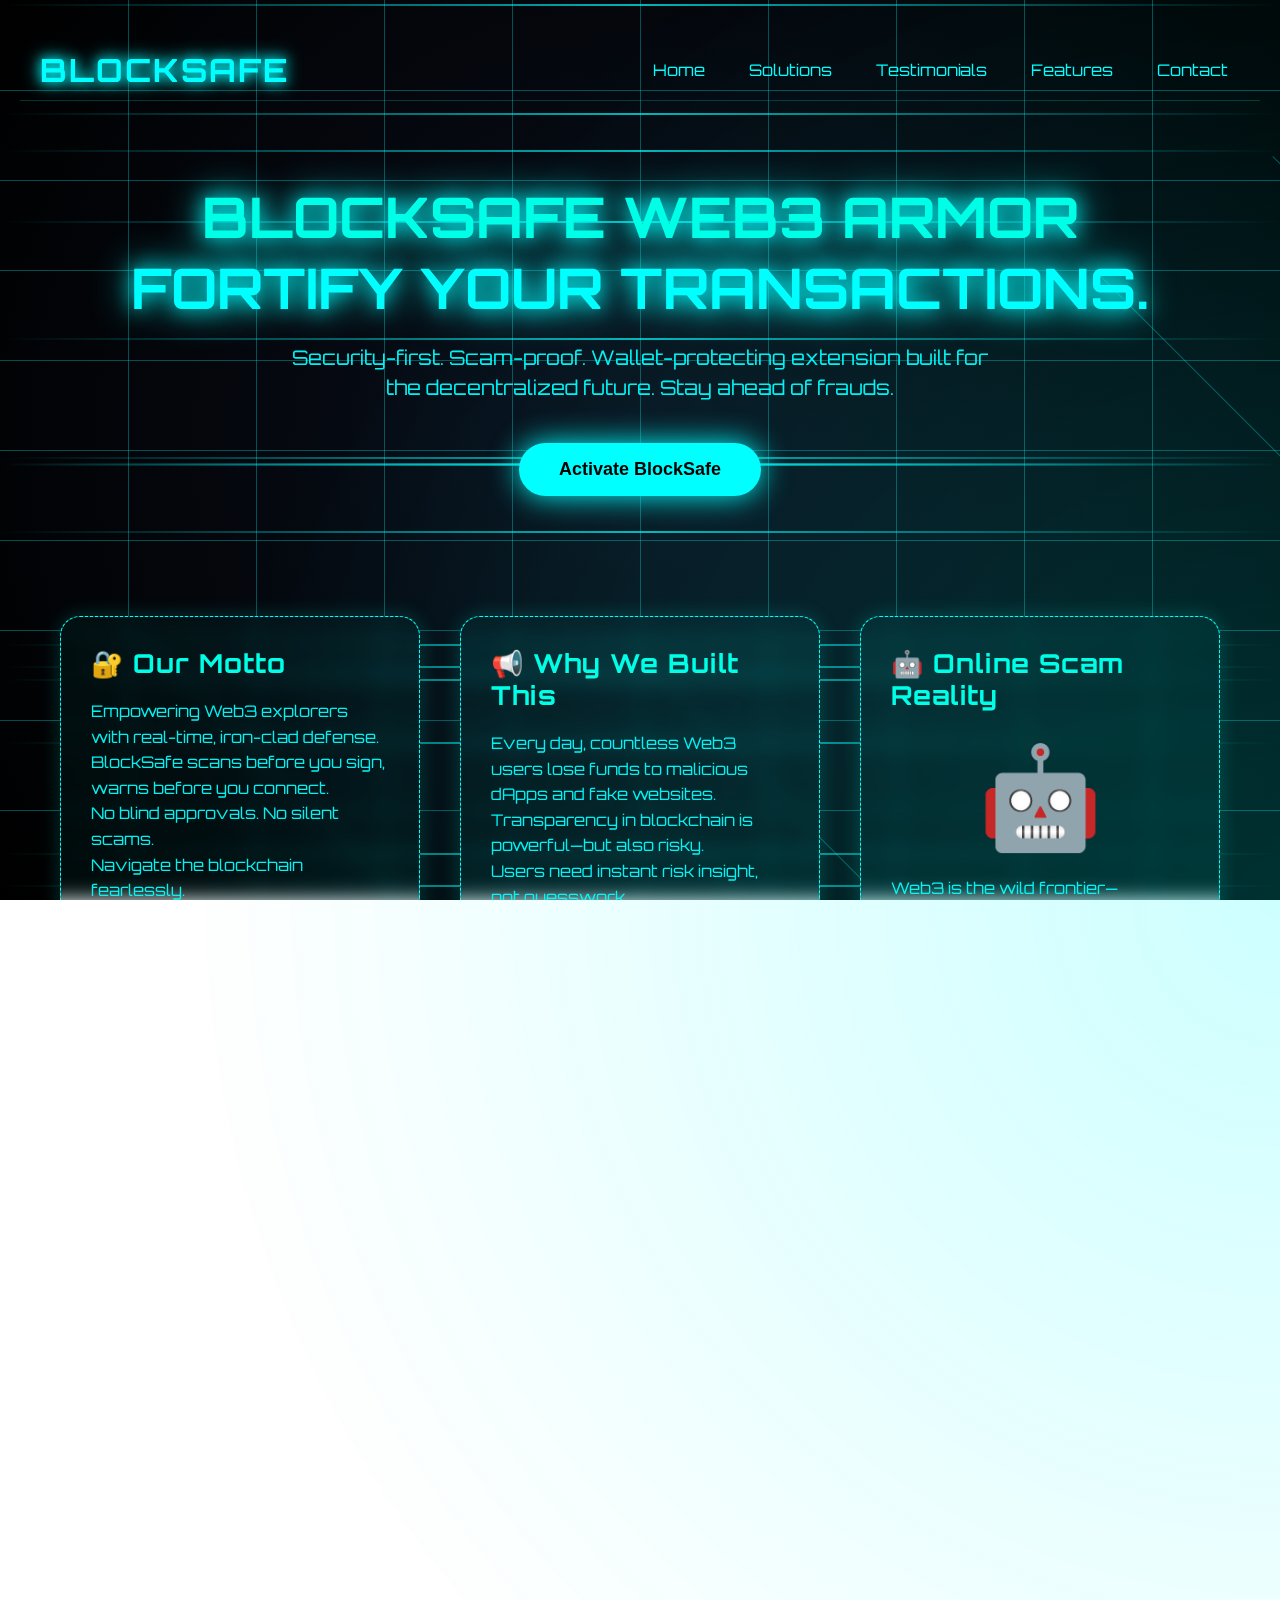
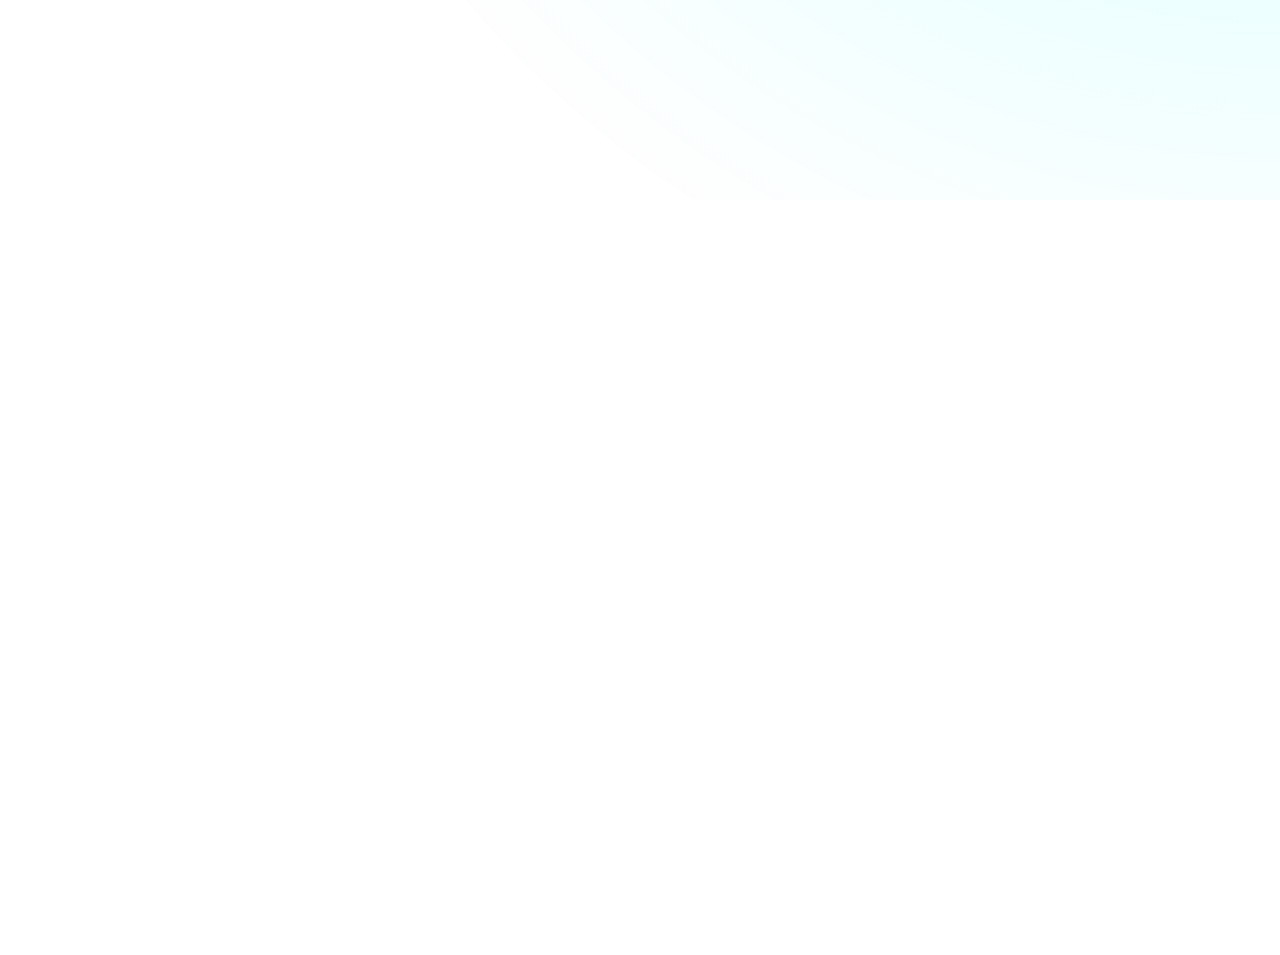
<file: BS/index.html>
<!DOCTYPE html>
<html lang="en">

<head>
  <meta charset="UTF-8" />
  <meta name="viewport" content="width=device-width, initial-scale=1.0" />
  <title>BlockSafe - HyperRobotic AI Panel</title>
  <link href="https://fonts.googleapis.com/css2?family=Orbitron:wght@500;700&display=swap" rel="stylesheet">
  <style>
    /* ==========================================================================
       RESET & BASE STYLES
    ========================================================================== */
    * {
      margin: 0;
      padding: 0;
      box-sizing: border-box;
    }

    html,
    body {
      width: 100%;
      height: 100%;
      overflow-x: hidden;
    }

    body {
      font-family: 'Orbitron', sans-serif;
      background: radial-gradient(circle at center, #0a0f1c, #000);
      color: #0ff;
      position: relative;
      padding: 40px 20px;
    }

    a {
      text-decoration: none;
      color: inherit;
    }

    /* ==========================================================================
       BACKGROUND ANIMATIONS & EFFECTS
    ========================================================================== */
    body::before,
    body::after {
      content: '';
      position: fixed;
      top: 0;
      left: 0;
      width: 200%;
      height: 200%;
      background: radial-gradient(circle, rgba(0, 255, 255, 0.1), transparent 70%);
      animation: bgShift 12s linear infinite;
      z-index: -4;
    }

    @keyframes bgShift {
      0% {
        transform: translate(0, 0);
      }

      100% {
        transform: translate(-50%, -50%);
      }
    }

    /* Moving robotic lines */
    .robotic-lines {
      position: fixed;
      top: 0;
      left: 0;
      width: 100vw;
      height: 100vh;
      pointer-events: none;
      z-index: -3;
      overflow: hidden;
    }

    .robotic-line {
      position: absolute;
      background: #0ff;
      opacity: 0.3;
      animation: lineScan 8s linear infinite;
    }

    .robotic-line.horizontal {
      width: 100%;
      height: 1px;
      left: 0;
    }

    .robotic-line.vertical {
      width: 1px;
      height: 100%;
      top: 0;
    }

    .robotic-line.diagonal {
      width: 150%;
      height: 1px;
      transform: rotate(45deg);
      transform-origin: left top;
    }

    @keyframes lineScan {
      0% {
        opacity: 0.1;
      }

      20% {
        opacity: 0.5;
      }

      50% {
        opacity: 0.8;
      }

      80% {
        opacity: 0.3;
      }

      100% {
        opacity: 0.1;
      }
    }

    @keyframes moveHorizontal {
      0% {
        transform: translateY(-100vh);
      }

      100% {
        transform: translateY(100vh);
      }
    }

    @keyframes moveVertical {
      0% {
        transform: translateX(-100vw);
      }

      100% {
        transform: translateX(100vw);
      }
    }

    @keyframes moveDiagonal {
      0% {
        transform: rotate(45deg) translateX(-100%);
      }

      100% {
        transform: rotate(45deg) translateX(100%);
      }
    }

    /* ==========================================================================
       HEADER & NAVIGATION
    ========================================================================== */
    header {
      width: 100%;
      display: flex;
      justify-content: space-between;
      align-items: center;
      padding: 10px 20px;
      margin-bottom: 40px;
      border-bottom: 1px solid rgba(0, 255, 255, 0.2);
    }

    .logo {
      font-size: 32px;
      font-weight: 700;
      letter-spacing: 2px;
      text-shadow: 0 0 12px #0ff, 0 0 20px #0ff;
      animation: flicker 3s infinite alternate;
    }

    @keyframes flicker {

      0%,
      100% {
        opacity: 1;
      }

      50% {
        opacity: 0.7;
      }
    }

    nav {
      display: flex;
      gap: 20px;
    }

    nav a {
      font-size: 16px;
      padding: 6px 12px;
      border-radius: 4px;
      transition: background 0.3s, transform 0.3s;
      position: relative;
    }

    nav a:hover {
      background: rgba(0, 255, 255, 0.2);
      transform: translateY(-2px);
    }

    nav a::after {
      content: '';
      position: absolute;
      bottom: -3px;
      left: 0;
      width: 0;
      height: 2px;
      background: #0ff;
      transition: width 0.3s;
    }

    nav a:hover::after {
      width: 100%;
    }

    /* ==========================================================================
       HERO SECTION & GLITCH TEXT EFFECTS
    ========================================================================== */
    .hero {
      text-align: center;
      margin-bottom: 80px;
      position: relative;
      padding: 40px 20px;
    }

    .hero h1 {
      font-size: 56px;
      font-weight: 700;
      margin-bottom: 20px;
      text-shadow: 0 0 20px #0ff, 0 0 40px #0ff;
      position: relative;
    }

    .hero h1 .glitch {
      position: relative;
      color: #00ffe7;
    }

    .hero h1 .glitch::before,
    .hero h1 .glitch::after {
      content: attr(data-text);
      position: absolute;
      left: 0;
      top: 0;
      opacity: 0.8;
      clip: rect(0, 900px, 0, 0);
    }

    .hero h1 .glitch::before {
      animation: glitchAnim2 3s infinite;
      color: #0ff;
    }

    .hero h1 .glitch::after {
      animation: glitchAnim3 1.5s infinite;
      color: #ff00ff;
    }

    @keyframes glitchAnim2 {
      0% {
        clip: rect(10px, 9999px, 40px, 0);
        transform: translate(-3px, -3px);
      }

      20% {
        clip: rect(80px, 9999px, 90px, 0);
        transform: translate(3px, 3px);
      }

      40% {
        clip: rect(50px, 9999px, 70px, 0);
        transform: translate(-3px, 0);
      }

      60% {
        clip: rect(30px, 9999px, 50px, 0);
        transform: translate(0, 3px);
      }

      80% {
        clip: rect(70px, 9999px, 80px, 0);
        transform: translate(3px, -3px);
      }

      100% {
        clip: rect(10px, 9999px, 40px, 0);
        transform: translate(-3px, -3px);
      }
    }

    @keyframes glitchAnim3 {
      0% {
        clip: rect(20px, 9999px, 60px, 0);
        transform: translate(3px, 3px);
      }

      20% {
        clip: rect(10px, 9999px, 40px, 0);
        transform: translate(-3px, -3px);
      }

      40% {
        clip: rect(80px, 9999px, 90px, 0);
        transform: translate(3px, 0);
      }

      60% {
        clip: rect(50px, 9999px, 70px, 0);
        transform: translate(0, -3px);
      }

      80% {
        clip: rect(30px, 9999px, 50px, 0);
        transform: translate(-3px, 3px);
      }

      100% {
        clip: rect(20px, 9999px, 60px, 0);
        transform: translate(3px, 3px);
      }
    }

    .hero p {
      font-size: 20px;
      max-width: 700px;
      margin: 0 auto 40px;
      line-height: 1.5;
      opacity: 0.95;
    }

    .hero button {
      background: #0ff;
      color: #000;
      font-size: 18px;
      font-weight: bold;
      border: none;
      padding: 16px 40px;
      border-radius: 40px;
      cursor: pointer;
      box-shadow: 0 0 30px #0ff;
      transition: transform 0.3s, background 0.3s;
      position: relative;
      overflow: hidden;
    }

    .hero button:hover {
      transform: scale(1.1);
      background: #00e6d0;
    }

    /* ==========================================================================
       ACTIVATE FEATURES SECTION (Hidden by Default)
    ========================================================================== */
    #activateFeatures {
      display: none;
      margin: 40px auto;
      max-width: 700px;
      padding: 20px;
    }

    .feature-bar {
      background: #4CAF50;
      color: #fff;
      font-size: 18px;
      text-align: center;
      padding: 15px;
      margin: 10px 0;
      border-radius: 8px;
      transition: transform 0.3s, box-shadow 0.3s;
    }

    .feature-bar:hover {
      transform: translateY(-2px);
      box-shadow: 0 0 10px rgba(0, 255, 0, 0.3);
    }

    .fade-in {
      animation: fadeIn 0.8s forwards;
    }

    @keyframes fadeIn {
      from {
        opacity: 0;
        transform: translateY(20px);
      }

      to {
        opacity: 1;
        transform: translateY(0);
      }
    }

    /* ==========================================================================
       CARDS SECTION (3 BLOCKS)
    ========================================================================== */
    .cards {
      display: grid;
      grid-template-columns: repeat(auto-fit, minmax(300px, 1fr));
      gap: 40px;
      max-width: 1200px;
      margin: 0 auto 80px;
      padding: 0 20px;
    }

    .card {
      background: rgba(0, 255, 231, 0.04);
      border: 1px solid rgba(0, 255, 231, 0.3);
      backdrop-filter: blur(10px);
      padding: 30px;
      border-radius: 20px;
      box-shadow: 0 0 20px rgba(0, 255, 231, 0.2);
      position: relative;
      transition: transform 0.3s, box-shadow 0.3s;
    }

    .card:hover {
      transform: translateY(-5px);
      box-shadow: 0 0 40px rgba(0, 255, 231, 0.4);
    }

    .card::before {
      content: '';
      position: absolute;
      top: -1px;
      right: -1px;
      bottom: -1px;
      left: -1px;
      border-radius: 20px;
      border: 1px dashed #0ff;
      animation: cardPulse 2s infinite;
    }

    @keyframes cardPulse {

      0%,
      100% {
        opacity: 0.3;
      }

      50% {
        opacity: 1;
      }
    }

    .card h3 {
      font-size: 26px;
      margin-bottom: 20px;
      color: #00ffe7;
      letter-spacing: 1px;
    }

    .card p,
    .card ul {
      font-size: 16px;
      line-height: 1.6;
      opacity: 0.95;
      margin-top: 10px;
      text-align: left;
    }

    .card ul {
      list-style: disc;
      margin-left: 20px;
    }

    .robot-emoji {
      font-size: 100px;
      text-align: center;
      margin: 20px auto;
      animation: pulseEmoji 2s infinite alternate;
    }

    @keyframes pulseEmoji {
      0% {
        transform: scale(1);
        filter: drop-shadow(0 0 10px #ff0000);
      }

      100% {
        transform: scale(1.2);
        filter: drop-shadow(0 0 20px #ff0000);
      }
    }

    /* ==========================================================================
       TESTIMONIALS SECTION WITH SLIDE & FADE EFFECTS
    ========================================================================== */
    .testimonials {
      max-width: 1200px;
      margin: 0 auto 80px;
      padding: 40px 20px;
      background: rgba(0, 255, 255, 0.05);
      border: 1px solid rgba(0, 255, 255, 0.2);
      border-radius: 20px;
      backdrop-filter: blur(8px);
      box-shadow: 0 0 30px rgba(0, 255, 255, 0.2);
      overflow: hidden;
      position: relative;
    }

    .testimonials h2 {
      font-size: 36px;
      text-align: center;
      margin-bottom: 30px;
      color: #00ffe7;
      animation: slideIn 1s ease-out forwards;
    }

    @keyframes slideIn {
      from {
        transform: translateX(-100%);
        opacity: 0;
      }

      to {
        transform: translateX(0);
        opacity: 1;
      }
    }

    .testimonial-item {
      font-size: 18px;
      line-height: 1.6;
      padding: 20px;
      border-left: 3px solid #0ff;
      margin-bottom: 20px;
      opacity: 0;
      animation: fadeIn 1.5s forwards;
    }

    @keyframes fadeIn {
      from {
        opacity: 0;
      }

      to {
        opacity: 1;
      }
    }

    .testimonial-item:nth-child(1) {
      animation-delay: 0.5s;
    }

    .testimonial-item:nth-child(2) {
      animation-delay: 1s;
    }

    .testimonial-item:nth-child(3) {
      animation-delay: 1.5s;
    }

    /* ==========================================================================
       FEATURES SECTION WITH PARALLAX & HOVER BOUNCE
    ========================================================================== */
    .features {
      max-width: 1200px;
      margin: 0 auto 80px;
      padding: 40px 20px;
      display: grid;
      grid-template-columns: repeat(auto-fit, minmax(280px, 1fr));
      gap: 40px;
    }

    .feature {
      background: rgba(0, 255, 255, 0.03);
      border: 1px solid rgba(0, 255, 255, 0.2);
      padding: 30px;
      border-radius: 20px;
      transition: transform 0.3s;
      box-shadow: 0 0 20px rgba(0, 255, 255, 0.2);
    }

    .feature:hover {
      transform: translateY(-8px) scale(1.02);
    }

    .feature h3 {
      font-size: 24px;
      margin-bottom: 15px;
      color: #00ffe7;
    }

    .feature p {
      font-size: 16px;
      line-height: 1.6;
      opacity: 0.95;
    }

    .parallax-bg {
      background-image: url('https://i.imgur.com/8Km9tLL.jpg');
      background-attachment: fixed;
      background-size: cover;
      background-position: center;
      filter: brightness(0.3);
      position: absolute;
      top: 0;
      left: 0;
      width: 100%;
      height: 100%;
      z-index: -2;
    }

    /* ==========================================================================
       FOOTER WITH BOUNCE & SCROLL EFFECTS
    ========================================================================== */
    footer {
      padding: 40px 20px;
      text-align: center;
      background: rgba(0, 255, 255, 0.03);
      border-top: 1px solid rgba(0, 255, 255, 0.2);
      margin-top: 80px;
      position: relative;
      overflow: hidden;
    }

    footer p {
      font-size: 16px;
      margin-bottom: 10px;
    }

    .scroll-indicator {
      width: 30px;
      height: 30px;
      margin: 10px auto 0;
      border: 2px solid #0ff;
      border-radius: 50%;
      animation: bounce 2s infinite;
    }

    @keyframes bounce {

      0%,
      100% {
        transform: translateY(0);
      }

      50% {
        transform: translateY(-10px);
      }
    }

    /* ==========================================================================
       ROBOTIC LINE EFFECTS & ADDITIONAL ANIMATIONS
    ========================================================================== */
    .scan-line {
      position: absolute;
      width: 100%;
      height: 2px;
      background: linear-gradient(90deg, transparent, #0ff, transparent);
      opacity: 0.7;
      animation: scan 4s linear infinite;
      z-index: -1;
    }

    @keyframes scan {
      0% {
        top: 0%;
        opacity: 0;
      }

      10% {
        opacity: 0.8;
      }

      90% {
        opacity: 0.8;
      }

      100% {
        top: 100%;
        opacity: 0;
      }
    }

    .flitter {
      animation: flitterText 1.5s infinite;
    }

    @keyframes flitterText {
      0% {
        opacity: 1;
      }

      25% {
        opacity: 0.8;
      }

      50% {
        opacity: 0.6;
      }

      75% {
        opacity: 0.8;
      }

      100% {
        opacity: 1;
      }
    }

    .bounce-in {
      animation: bounceIn 1s ease;
    }

    @keyframes bounceIn {
      0% {
        transform: scale(0.5);
        opacity: 0;
      }

      60% {
        transform: scale(1.05);
        opacity: 1;
      }

      80% {
        transform: scale(0.95);
      }

      100% {
        transform: scale(1);
      }
    }

    .slow-spin {
      animation: spin 20s linear infinite;
    }

    @keyframes spin {
      from {
        transform: rotate(0deg);
      }

      to {
        transform: rotate(360deg);
      }
    }

    .ripple {
      position: absolute;
      border-radius: 50%;
      transform: scale(0);
      animation: rippleEffect 0.8s linear;
      background: rgba(0, 255, 255, 0.7);
    }

    @keyframes rippleEffect {
      to {
        transform: scale(4);
        opacity: 0;
      }
    }

    .subtitle-glitch {
      position: relative;
      font-size: 22px;
      color: #0ff;
    }

    .subtitle-glitch::before,
    .subtitle-glitch::after {
      content: attr(data-text);
      position: absolute;
      top: 0;
      left: 0;
      opacity: 0.7;
    }

    .subtitle-glitch::before {
      color: #00ffee;
      animation: glitchAnim2 2.5s infinite;
    }

    .subtitle-glitch::after {
      color: #ff00ff;
      animation: glitchAnim3 1.2s infinite;
    }

    .pulse-fast {
      animation: pulse 1s infinite;
    }

    .pulse-slow {
      animation: pulse 3s infinite;
    }

    .border-animate {
      border: 2px solid transparent;
      background-clip: padding-box;
      position: relative;
    }

    .border-animate::after {
      content: "";
      position: absolute;
      top: -2px;
      left: -2px;
      right: -2px;
      bottom: -2px;
      background: linear-gradient(45deg, #0ff, #ff0, #0ff);
      z-index: -1;
      filter: blur(4px);
      opacity: 0.5;
      animation: borderGlow 4s linear infinite;
    }

    @keyframes borderGlow {
      0% {
        opacity: 0.5;
      }

      50% {
        opacity: 1;
      }

      100% {
        opacity: 0.5;
      }
    }

    /* ==========================================================================
       RESPONSIVE ADJUSTMENTS
    ========================================================================== */
    @media (max-width: 768px) {
      .hero h1 {
        font-size: 42px;
      }

      .hero p {
        font-size: 18px;
      }

      nav a {
        font-size: 14px;
      }

      .card h3 {
        font-size: 22px;
      }

      .feature h3 {
        font-size: 20px;
      }

      .testimonial-item {
        font-size: 16px;
      }
    }

    /* ==========================================================================
       EXTRA CSS EFFECTS
    ========================================================================== */
    @supports not (animation: test) {
      .hero h1 {
        color: #00ffe7;
      }

      .card {
        border: 1px solid #0ff;
      }
    }

    @media (max-width: 480px) {
      .hero h1 {
        font-size: 36px;
      }

      .hero p {
        font-size: 16px;
      }

      .card h3 {
        font-size: 20px;
      }
    }

    .transition-smooth {
      transition: all 0.5s ease-in-out;
    }

    @keyframes extraGlow {
      0% {
        filter: brightness(0.8) contrast(1);
      }

      50% {
        filter: brightness(1.2) contrast(1.5);
      }

      100% {
        filter: brightness(0.8) contrast(1);
      }
    }

    .extra-glow {
      animation: extraGlow 5s infinite;
    }

    .effect-rotate {
      animation: rotateEffect 10s linear infinite;
    }

    @keyframes rotateEffect {
      0% {
        transform: rotate(0deg);
      }

      100% {
        transform: rotate(360deg);
      }
    }

    .effect-scale {
      animation: scaleEffect 8s ease-in-out infinite alternate;
    }

    @keyframes scaleEffect {
      0% {
        transform: scale(0.95);
      }

      100% {
        transform: scale(1.05);
      }
    }

    .effect-color {
      animation: colorChange 12s ease-in-out infinite;
    }

    @keyframes colorChange {
      0% {
        color: #0ff;
      }

      50% {
        color: #ff00ff;
      }

      100% {
        color: #0ff;
      }
    }

    .effect-shadow {
      animation: shadowPulse 6s infinite;
    }

    @keyframes shadowPulse {
      0% {
        text-shadow: 0 0 5px #0ff;
      }

      50% {
        text-shadow: 0 0 20px #0ff;
      }

      100% {
        text-shadow: 0 0 5px #0ff;
      }
    }

    /* ==========================================================================
   ACTIVATION FEATURES SECTION (Enhanced Cyberpunk Style)
========================================================================== */
    #activateFeatures {
      display: none;
      margin: 40px auto;
      max-width: 500px;
      padding: 25px;
      background: rgba(0, 20, 30, 0.7);
      border: 1px solid #0ff;
      border-radius: 10px;
      box-shadow: 0 0 25px rgba(0, 255, 255, 0.4),
        inset 0 0 15px rgba(0, 255, 255, 0.2);
      backdrop-filter: blur(8px);
    }

    .feature-bar {
      background: linear-gradient(90deg,
          rgba(0, 50, 70, 0.7),
          rgba(0, 100, 120, 0.5));
      color: #0ff;
      font-size: 18px;
      font-weight: 500;
      text-align: left;
      padding: 18px 25px;
      margin: 15px 0;
      border-radius: 8px;
      border-left: 4px solid #0ff;
      display: flex;
      align-items: center;
      gap: 15px;
      transition: all 0.3s ease;
      cursor: pointer;
      position: relative;
      overflow: hidden;
      text-shadow: 0 0 8px rgba(0, 255, 255, 0.7);
      box-shadow: 0 0 10px rgba(0, 255, 255, 0.3);
    }

    .feature-bar::before {
      content: '';
      position: absolute;
      top: 0;
      left: -100%;
      width: 100%;
      height: 100%;
      background: linear-gradient(90deg,
          transparent,
          rgba(0, 255, 255, 0.4),
          transparent);
      transition: 0.5s;
    }

    .feature-bar:hover::before {
      left: 100%;
    }

    .feature-bar:hover {
      transform: translateX(5px);
      box-shadow: 0 0 20px rgba(0, 255, 255, 0.6);
      background: linear-gradient(90deg,
          rgba(0, 70, 90, 0.8),
          rgba(0, 120, 140, 0.6));
    }

    .feature-bar:nth-child(1) {
      border-left-color: #00ff88;
    }

    .feature-bar:nth-child(2) {
      border-left-color: #ff5555;
    }

    .feature-bar:nth-child(3) {
      border-left-color: #8888ff;
    }

    .fade-in {
      animation: fadeIn 0.8s forwards;
    }

    @keyframes fadeIn {
      from {
        opacity: 0;
        transform: translateY(20px);
      }

      to {
        opacity: 1;
        transform: translateY(0);
      }
    }
  </style>
</head>

<body>
  <!-- ROBOTIC LINES CONTAINER -->
  <div class="robotic-lines" id="roboticLines"></div>

  <!-- BACKGROUND LAYERS -->
  <div class="shape one"></div>
  <div class="shape two"></div>
  <div class="shape three"></div>
  <div class="shape four"></div>
  <div class="shape five"></div>

  <!-- HEADER -->
  <header>
    <div class="logo trigger-glitch">BLOCKSAFE</div>
    <nav>
      <a href="#hero" class="bounce-in">Home</a>
      <a href="#cards" class="bounce-in">Solutions</a>
      <a href="#testimonials" class="bounce-in">Testimonials</a>
      <a href="#features" class="bounce-in">Features</a>
      <a href="#footer" class="bounce-in">Contact</a>
    </nav>
  </header>

  <!-- HERO SECTION -->
  <section class="hero" id="hero">
    <h1>
      <span class="glitch" data-text="BLOCKSAFE WEB3 ARMOR">BLOCKSAFE WEB3 ARMOR</span><br>
      FORTIFY YOUR TRANSACTIONS.
    </h1>
    <p class="flitter">
      Security-first. Scam-proof. Wallet-protecting extension built for the decentralized future. Stay ahead of frauds.
    </p>
    <button class="btn" id="activateBtn">Activate BlockSafe</button>
  </section>

  <!-- ACTIVATION FEATURES SECTION (Hidden by Default) -->
  <!-- <section id="activateFeatures">
    <div class="feature-bar">🤖 Phishing Check</div>
    <div class="feature-bar">⚠️ Wallet Risk</div>
    <div class="feature-bar">🔍 Txn Simulation</div>
  </section> -->

  <section id="activateFeatures">

    <div class="feature-bar" id="phisingCheck">
      <span class="feature-icon">🤖</span>
      <span class="feature-text">PHISHING CHECK</span>
      <span class="feature-status">ACTIVE</span>
    </div>

    <div class="feature-bar" id="contractRisk">
      <span class="feature-icon">⚠️</span>
      <span class="feature-text">CONTRACT RISK</span>
      <span class="feature-status">SCANNING</span>
    </div>

    <!-- Clickable TXN SIMULATION bar -->
    <div class="feature-bar" id="txnSimulator">
      <span class="feature-icon">🔍</span>
      <span class="feature-text">TXN SIMULATION</span>
      <span class="feature-status">READY</span>
    </div>


  </section>

  <script>
    document.getElementById("txnSimulator").addEventListener("click", function () {
      // Redirect to your Robotic UI page
      window.location.href = "robotic_ui.html"; // change to the correct filename or path
    });
    document.getElementById("contractRisk").addEventListener("click", function () {

      window.location.href("contractScanner.html");

    });
  </script>

  <!-- CARDS SECTION (3 BLOCKS) -->
  <section class="cards" id="cards">
    <!-- Card 1: Our Motto -->
    <div class="card reveal">
      <h3>🔐 Our Motto</h3>
      <p>
        Empowering Web3 explorers with real-time, iron-clad defense.<br>
        BlockSafe scans before you sign, warns before you connect.<br>
        No blind approvals. No silent scams.<br>
        Navigate the blockchain fearlessly.<br>
        Block by block. Scam by scam.
      </p>
    </div>
    <!-- Card 2: Why We Built This -->
    <div class="card reveal">
      <h3>📢 Why We Built This</h3>
      <p>
        Every day, countless Web3 users lose funds to malicious dApps and fake websites.<br>
        Transparency in blockchain is powerful—but also risky.<br>
        Users need instant risk insight, not guesswork.<br>
        BlockSafe delivers that clarity.<br>
        A secure Web3 future begins with informed clicks.
      </p>
    </div>
    <!-- Card 3: Online Scam Reality -->
    <div class="card reveal">
      <h3>🤖 Online Scam Reality</h3>
      <div class="robot-emoji">🤖</div>
      <p>
        Web3 is the wild frontier—hackers use phishing, fake popups, and malicious links to exploit users.<br>
        BlockSafe identifies hidden threats in real time.<br>
        This bot is enhancing itself to warn you of scams!
      </p>
    </div>
  </section>

  <!-- TESTIMONIALS SECTION -->
  <section class="testimonials reveal" id="testimonials">
    <h2 class="bounce-in">What Our Users Say</h2>
    <div class="testimonial-item">
      "BlockSafe transformed my online experience—no more scams, only secure transactions!"
    </div>
    <div class="testimonial-item">
      "The interface is out of this world; it feels futuristic and invincible."
    </div>
    <div class="testimonial-item">
      "I trust BlockSafe with all my crypto transactions. It's a game-changer!"
    </div>
  </section>

  <!-- FEATURES SECTION -->
  <section class="features reveal" id="features">
    <div class="parallax-bg"></div>
    <div class="feature trigger-spin">
      <h3>Real-Time Monitoring</h3>
      <p>Experience non-stop surveillance with our state-of-the-art blockchain scanners that operate 24/7.</p>
    </div>
    <div class="feature trigger-pulse">
      <h3>Intelligent Alerts</h3>
      <p>Instant notifications and risk insights delivered straight to your device.</p>
    </div>
    <div class="feature trigger-bounce">
      <h3>Decentralized Security</h3>
      <p>Leverage the power of distributed networks to ensure your transactions are shielded from threats.</p>
    </div>
    <div class="feature trigger-flitter">
      <h3>Future-Proof Technology</h3>
      <p>Our platform is built to evolve—integrating cutting-edge AI and machine learning for continuous improvement.
      </p>
    </div>
  </section>

  <!-- FOOTER -->
  <footer id="footer">
    <p>&copy; 2025 BlockSafe. All Rights Reserved.</p>
    <div class="scroll-indicator"></div>
  </footer>

  <script>
    // ROBOTIC LINE EFFECTS
    const roboticLinesContainer = document.getElementById('roboticLines');
    const lineCount = 15;

    // Create horizontal scanning lines
    for (let i = 0; i < lineCount; i++) {
      const line = document.createElement('div');
      line.className = 'scan-line';
      line.style.top = `${Math.random() * 100}%`;
      line.style.animationDelay = `${Math.random() * 4}s`;
      line.style.animationDuration = `${3 + Math.random() * 3}s`;
      roboticLinesContainer.appendChild(line);
    }

    // Create robotic grid lines
    for (let i = 0; i < 10; i++) {
      // Horizontal lines
      const hLine = document.createElement('div');
      hLine.className = 'robotic-line horizontal';
      hLine.style.top = `${(i + 1) * 10}%`;
      hLine.style.animation = `moveHorizontal ${8 + Math.random() * 8}s linear infinite`;
      hLine.style.animationDelay = `${Math.random() * 5}s`;
      roboticLinesContainer.appendChild(hLine);

      // Vertical lines
      const vLine = document.createElement('div');
      vLine.className = 'robotic-line vertical';
      vLine.style.left = `${(i + 1) * 10}%`;
      vLine.style.animation = `moveVertical ${10 + Math.random() * 10}s linear infinite`;
      vLine.style.animationDelay = `${Math.random() * 5}s`;
      roboticLinesContainer.appendChild(vLine);
    }

    // Diagonal lines
    for (let i = 0; i < 5; i++) {
      const dLine = document.createElement('div');
      dLine.className = 'robotic-line diagonal';
      dLine.style.top = `${Math.random() * 100}%`;
      dLine.style.left = `${Math.random() * 100}%`;
      dLine.style.animation = `moveDiagonal ${12 + Math.random() * 8}s linear infinite`;
      dLine.style.animationDelay = `${Math.random() * 5}s`;
      roboticLinesContainer.appendChild(dLine);
    }

    // RIPPLE EFFECT ON BUTTON CLICK
    document.getElementById('activateBtn').addEventListener('click', function (e) {
      const btn = e.currentTarget;
      const ripple = document.createElement('span');
      ripple.className = 'ripple';
      const rect = btn.getBoundingClientRect();
      ripple.style.left = `${e.clientX - rect.left}px`;
      ripple.style.top = `${e.clientY - rect.top}px`;
      btn.appendChild(ripple);
      setTimeout(() => { ripple.remove(); }, 800);

      // Reveal the hidden activate features section with fade-in effect
      const featuresSection = document.getElementById('activateFeatures');
      featuresSection.style.display = 'block';
      featuresSection.classList.add('fade-in');
    });

    // SCROLL REVEAL EFFECT
    function revealOnScroll() {
      const reveals = document.querySelectorAll('.reveal');
      for (let i = 0; i < reveals.length; i++) {
        const windowHeight = window.innerHeight;
        const elementTop = reveals[i].getBoundingClientRect().top;
        const revealPoint = 150;
        if (elementTop < windowHeight - revealPoint) {
          reveals[i].classList.add('active');
        } else {
          reveals[i].classList.remove('active');
        }
      }
    }
    window.addEventListener('scroll', revealOnScroll);
    revealOnScroll();

    // PARALLAX EFFECT FOR FEATURES SECTION
    window.addEventListener('scroll', function () {
      const parallax = document.querySelector('.parallax-bg');
      let offset = window.pageYOffset;
      parallax.style.transform = 'translateY(' + offset * 0.4 + 'px)';
    });

    // NAVIGATION ACTIVE LINK TOGGLE
    const navLinks = document.querySelectorAll('nav a');
    navLinks.forEach(link => {
      link.addEventListener('click', function () {
        navLinks.forEach(l => l.classList.remove('active'));
        this.classList.add('active');
      });
    });

    // EXTRA GLOW TO LOGO ON SCROLL
    window.addEventListener('scroll', function () {
      const logo = document.querySelector('.logo');
      if (window.scrollY > 200) {
        logo.classList.add('extra-glow');
      } else {
        logo.classList.remove('extra-glow');
      }
    });
  </script>
  <script>
    document.addEventListener("DOMContentLoaded", function () {
      const txnSimElement = Array.from(document.querySelectorAll('.feature-bar')).find(el =>
        el.querySelector('.feature-text')?.textContent.trim() === "TXN SIMULATION" &&
        el.querySelector('.feature-status')?.textContent.trim() === "READY"
      );

      if (txnSimElement) {
        txnSimElement.style.cursor = "pointer";
        txnSimElement.addEventListener("click", () => {
          window.location.href = "http://127.0.0.1:5501/Blocksafe/transaction.html";
        });
      }
    });
    document.addEventListener("DOMContentLoaded", function () {
      const contractRiskElement = Array.from(document.querySelectorAll('.feature-bar')).find(el =>
    el.querySelector('.feature-text')?.textContent.trim() === "CONTRACT RISK" &&
    el.querySelector('.feature-status')?.textContent.trim() === "SCANNING"
  );

  if (contractRiskElement) {
    contractRiskElement.style.cursor = "pointer";
    contractRiskElement.addEventListener("click", () => {
      window.location.href = "http://127.0.0.1:5501/Blocksafe/contractScanner.html";
    });
  }
    });

    document.addEventListener("DOMContentLoaded", function () {
      const contractRiskElement = Array.from(document.querySelectorAll('.feature-bar')).find(el =>
    el.querySelector('.feature-text')?.textContent.trim() === "PHISHING CHECK" &&
    el.querySelector('.feature-status')?.textContent.trim() === "ACTIVE"
  );

  if (contractRiskElement) {
    contractRiskElement.style.cursor = "pointer";
    contractRiskElement.addEventListener("click", () => {
      window.location.href = "http://127.0.0.1:5501/websafe/wallet.html";
    });
  }
    });
  </script>

</body>

</html>
</file>
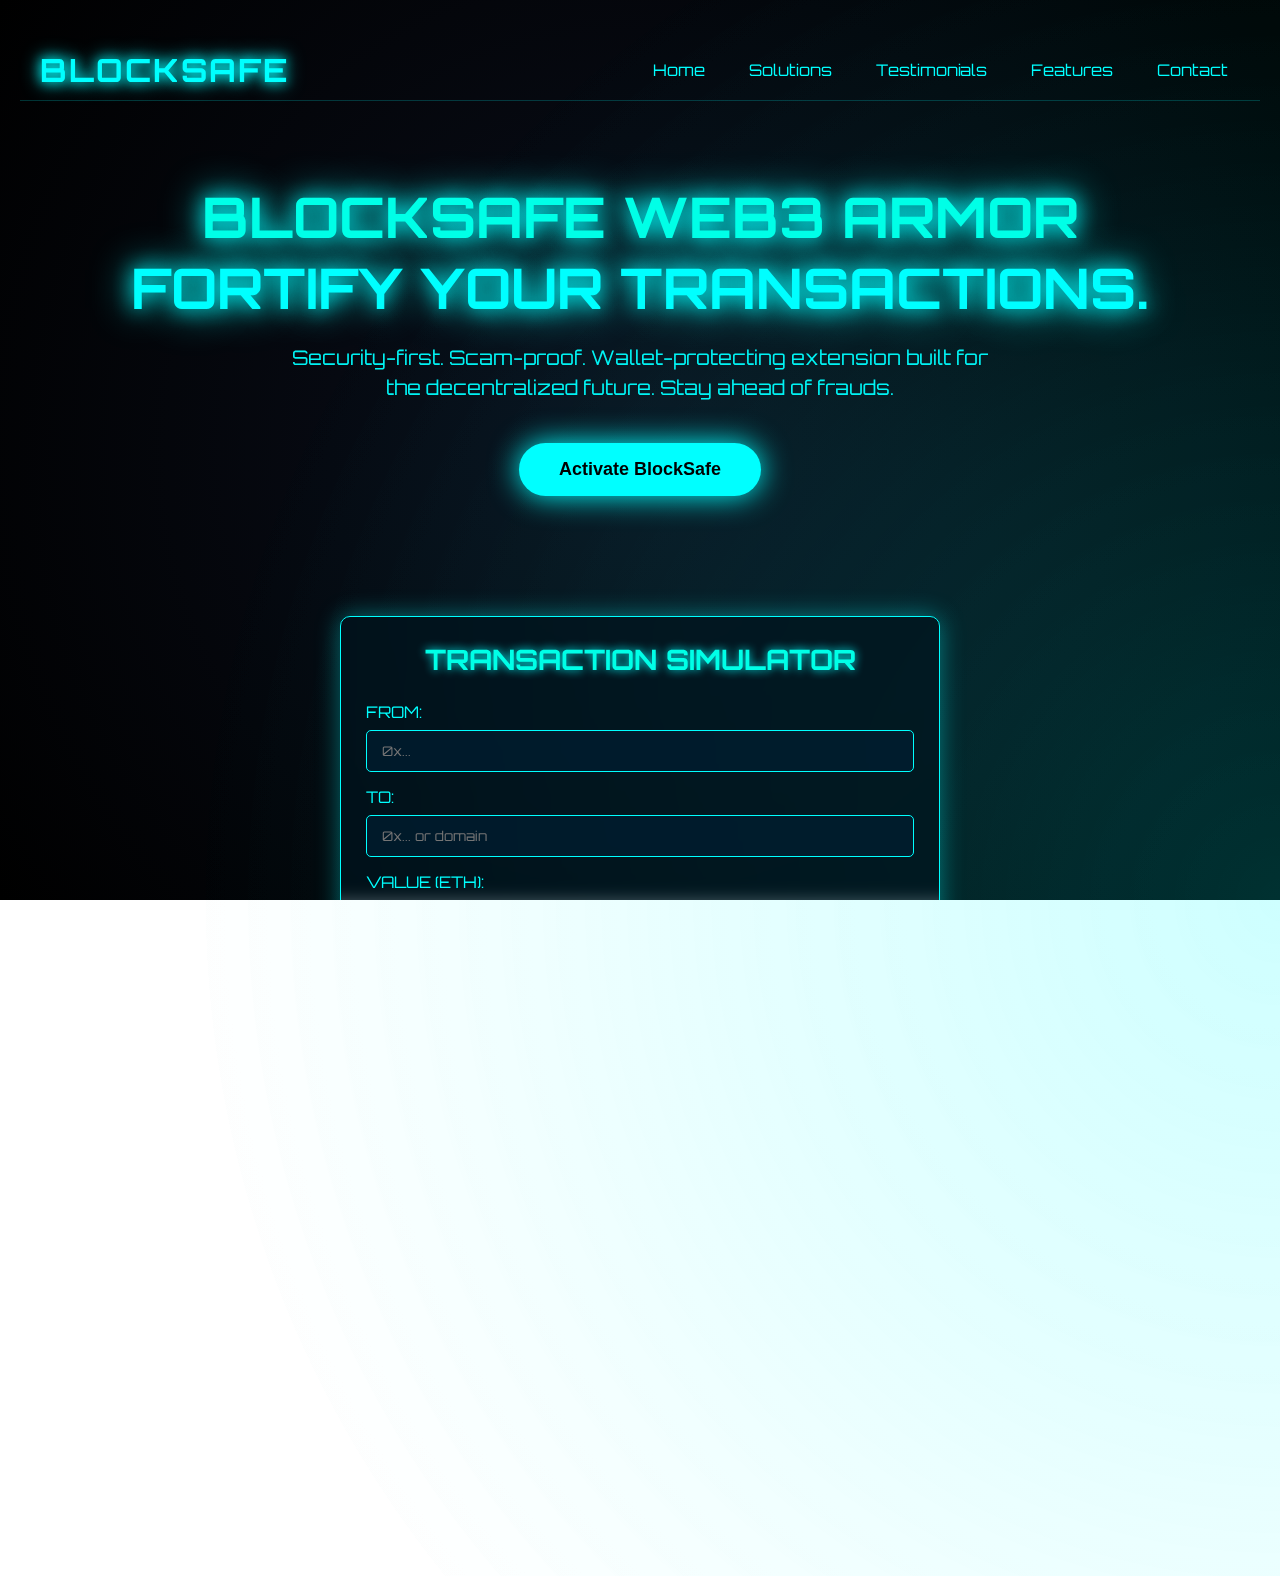
<file: BS/enhanceuivikas.html>
<!DOCTYPE html>
<html lang="en">
<head>
  <meta charset="UTF-8" />
  <meta name="viewport" content="width=device-width, initial-scale=1.0"/>
  <title>BlockSafe - HyperRobotic AI Panel</title>
  <link href="https://fonts.googleapis.com/css2?family=Orbitron:wght@500;700&display=swap" rel="stylesheet">
  <style>
    /* ==========================================================================
       RESET & BASE STYLES
    ========================================================================== */
    * {
      margin: 0;
      padding: 0;
      box-sizing: border-box;
    }
    html, body {
      width: 100%;
      height: 100%;
      overflow-x: hidden;
    }
    body {
      font-family: 'Orbitron', sans-serif;
      background: radial-gradient(circle at center, #0a0f1c, #000);
      color: #0ff;
      position: relative;
      padding: 40px 20px;
    }
    a {
      text-decoration: none;
      color: inherit;
    }

    /* ==========================================================================
       BACKGROUND ANIMATIONS & EFFECTS
    ========================================================================== */
    body::before,
    body::after {
      content: '';
      position: fixed;
      top: 0;
      left: 0;
      width: 200%;
      height: 200%;
      background: radial-gradient(circle, rgba(0,255,255,0.1), transparent 70%);
      animation: bgShift 12s linear infinite;
      z-index: -4;
    }
    @keyframes bgShift {
      0% { transform: translate(0, 0); }
      100% { transform: translate(-50%, -50%); }
    }
    /* Moving robotic lines */
    .robotic-lines {
      position: fixed;
      top: 0;
      left: 0;
      width: 100vw;
      height: 100vh;
      pointer-events: none;
      z-index: -3;
      overflow: hidden;
    }
    .robotic-line {
      position: absolute;
      background: #0ff;
      opacity: 0.3;
      animation: lineScan 8s linear infinite;
    }
    .robotic-line.horizontal {
      width: 100%;
      height: 1px;
      left: 0;
    }
    .robotic-line.vertical {
      width: 1px;
      height: 100%;
      top: 0;
    }
    .robotic-line.diagonal {
      width: 150%;
      height: 1px;
      transform: rotate(45deg);
      transform-origin: left top;
    }
    @keyframes lineScan {
      0% { opacity: 0.1; }
      20% { opacity: 0.5; }
      50% { opacity: 0.8; }
      80% { opacity: 0.3; }
      100% { opacity: 0.1; }
    }
    @keyframes moveHorizontal {
      0% { transform: translateY(-100vh); }
      100% { transform: translateY(100vh); }
    }
    @keyframes moveVertical {
      0% { transform: translateX(-100vw); }
      100% { transform: translateX(100vw); }
    }
    @keyframes moveDiagonal {
      0% { transform: rotate(45deg) translateX(-100%); }
      100% { transform: rotate(45deg) translateX(100%); }
    }

    /* ==========================================================================
       HEADER & NAVIGATION
    ========================================================================== */
    header {
      width: 100%;
      display: flex;
      justify-content: space-between;
      align-items: center;
      padding: 10px 20px;
      margin-bottom: 40px;
      border-bottom: 1px solid rgba(0, 255, 255, 0.2);
    }
    .logo {
      font-size: 32px;
      font-weight: 700;
      letter-spacing: 2px;
      text-shadow: 0 0 12px #0ff, 0 0 20px #0ff;
      animation: flicker 3s infinite alternate;
    }
    @keyframes flicker {
      0%, 100% { opacity: 1; }
      50% { opacity: 0.7; }
    }
    nav {
      display: flex;
      gap: 20px;
    }
    nav a {
      font-size: 16px;
      padding: 6px 12px;
      border-radius: 4px;
      transition: background 0.3s, transform 0.3s;
      position: relative;
    }
    nav a:hover {
      background: rgba(0, 255, 255, 0.2);
      transform: translateY(-2px);
    }
    nav a::after {
      content: '';
      position: absolute;
      bottom: -3px;
      left: 0;
      width: 0;
      height: 2px;
      background: #0ff;
      transition: width 0.3s;
    }
    nav a:hover::after {
      width: 100%;
    }

    /* ==========================================================================
       HERO SECTION & GLITCH TEXT EFFECTS
    ========================================================================== */
    .hero {
      text-align: center;
      margin-bottom: 80px;
      position: relative;
      padding: 40px 20px;
    }
    .hero h1 {
      font-size: 56px;
      font-weight: 700;
      margin-bottom: 20px;
      text-shadow: 0 0 20px #0ff, 0 0 40px #0ff;
      position: relative;
    }
    .hero h1 .glitch {
      position: relative;
      color: #00ffe7;
    }
    .hero h1 .glitch::before,
    .hero h1 .glitch::after {
      content: attr(data-text);
      position: absolute;
      left: 0;
      top: 0;
      opacity: 0.8;
      clip: rect(0, 900px, 0, 0);
    }
    .hero h1 .glitch::before {
      animation: glitchAnim2 3s infinite;
      color: #0ff;
    }
    .hero h1 .glitch::after {
      animation: glitchAnim3 1.5s infinite;
      color: #ff00ff;
    }
    @keyframes glitchAnim2 {
      0% { clip: rect(10px, 9999px, 40px, 0); transform: translate(-3px, -3px); }
      20% { clip: rect(80px, 9999px, 90px, 0); transform: translate(3px, 3px); }
      40% { clip: rect(50px, 9999px, 70px, 0); transform: translate(-3px, 0); }
      60% { clip: rect(30px, 9999px, 50px, 0); transform: translate(0, 3px); }
      80% { clip: rect(70px, 9999px, 80px, 0); transform: translate(3px, -3px); }
      100% { clip: rect(10px, 9999px, 40px, 0); transform: translate(-3px, -3px); }
    }
    @keyframes glitchAnim3 {
      0% { clip: rect(20px, 9999px, 60px, 0); transform: translate(3px, 3px); }
      20% { clip: rect(10px, 9999px, 40px, 0); transform: translate(-3px, -3px); }
      40% { clip: rect(80px, 9999px, 90px, 0); transform: translate(3px, 0); }
      60% { clip: rect(50px, 9999px, 70px, 0); transform: translate(0, -3px); }
      80% { clip: rect(30px, 9999px, 50px, 0); transform: translate(-3px, 3px); }
      100% { clip: rect(20px, 9999px, 60px, 0); transform: translate(3px, 3px); }
    }
    .hero p {
      font-size: 20px;
      max-width: 700px;
      margin: 0 auto 40px;
      line-height: 1.5;
      opacity: 0.95;
    }
    .hero button {
      background: #0ff;
      color: #000;
      font-size: 18px;
      font-weight: bold;
      border: none;
      padding: 16px 40px;
      border-radius: 40px;
      cursor: pointer;
      box-shadow: 0 0 30px #0ff;
      transition: transform 0.3s, background 0.3s;
      position: relative;
      overflow: hidden;
    }
    .hero button:hover {
      transform: scale(1.1);
      background: #00e6d0;
    }

    /* ==========================================================================
       ACTIVATION FEATURES SECTION (Enhanced Cyberpunk Style)
    ========================================================================== */
    #activateFeatures {
      display: none;
      margin: 40px auto;
      max-width: 500px;
      padding: 25px;
      background: rgba(0, 20, 30, 0.7);
      border: 1px solid #0ff;
      border-radius: 10px;
      box-shadow: 0 0 25px rgba(0, 255, 255, 0.4), 
                  inset 0 0 15px rgba(0, 255, 255, 0.2);
      backdrop-filter: blur(8px);
    }

    .feature-bar {
      background: linear-gradient(90deg, 
                  rgba(0, 50, 70, 0.7), 
                  rgba(0, 100, 120, 0.5));
      color: #0ff;
      font-size: 18px;
      font-weight: 500;
      text-align: left;
      padding: 18px 25px;
      margin: 15px 0;
      border-radius: 8px;
      border-left: 4px solid #0ff;
      display: flex;
      align-items: center;
      gap: 15px;
      transition: all 0.3s ease;
      cursor: pointer;
      position: relative;
      overflow: hidden;
      text-shadow: 0 0 8px rgba(0, 255, 255, 0.7);
      box-shadow: 0 0 10px rgba(0, 255, 255, 0.3);
    }

    .feature-bar::before {
      content: '';
      position: absolute;
      top: 0;
      left: -100%;
      width: 100%;
      height: 100%;
      background: linear-gradient(90deg, 
                  transparent, 
                  rgba(0, 255, 255, 0.4), 
                  transparent);
      transition: 0.5s;
    }

    .feature-bar:hover::before {
      left: 100%;
    }

    .feature-bar:hover {
      transform: translateX(5px);
      box-shadow: 0 0 20px rgba(0, 255, 255, 0.6);
      background: linear-gradient(90deg, 
                  rgba(0, 70, 90, 0.8), 
                  rgba(0, 120, 140, 0.6));
    }

    .feature-bar:nth-child(1) {
      border-left-color: #00ff88;
    }

    .feature-bar:nth-child(2) {
      border-left-color: #ff5555;
    }

    .feature-bar:nth-child(3) {
      border-left-color: #8888ff;
    }

    .fade-in {
      animation: fadeIn 0.8s forwards;
    }

    @keyframes fadeIn {
      from { 
        opacity: 0; 
        transform: translateY(20px); 
      }
      to { 
        opacity: 1; 
        transform: translateY(0); 
      }
    }

    /* ==========================================================================
       TRANSACTION SIMULATION STYLES
    ========================================================================== */
    .simulation-container {
      max-width: 600px;
      margin: 40px auto;
      padding: 25px;
      background: rgba(0, 20, 30, 0.7);
      border: 1px solid #0ff;
      border-radius: 10px;
      box-shadow: 0 0 25px rgba(0, 255, 255, 0.4);
      backdrop-filter: blur(8px);
    }

    .cyberpunk-heading {
      color: #00ffe7;
      text-align: center;
      margin-bottom: 25px;
      text-shadow: 0 0 10px #0ff;
      font-size: 28px;
    }

    .input-group {
      margin-bottom: 15px;
    }

    .input-group label {
      display: block;
      margin-bottom: 8px;
      color: #0ff;
      font-size: 16px;
    }

    #txnSender, #txnRecipient, #txnValue, #txnData {
      background: rgba(0, 30, 50, 0.7);
      border: 1px solid #0ff;
      color: #0ff;
      padding: 12px 15px;
      font-family: 'Orbitron', sans-serif;
      width: 100%;
      box-sizing: border-box;
      border-radius: 5px;
      transition: all 0.3s;
    }

    #txnSender:focus, #txnRecipient:focus, 
    #txnValue:focus, #txnData:focus {
      outline: none;
      box-shadow: 0 0 10px rgba(0, 255, 255, 0.5);
      border-color: #00ffe7;
    }

    .cyberpunk-btn {
      background: rgba(0, 255, 255, 0.2);
      color: #0ff;
      border: 1px solid #0ff;
      padding: 14px 30px;
      font-family: 'Orbitron', sans-serif;
      font-size: 16px;
      cursor: pointer;
      transition: all 0.3s;
      border-radius: 5px;
      margin-top: 20px;
      text-transform: uppercase;
      letter-spacing: 1px;
      display: block;
      width: 100%;
      position: relative;
      overflow: hidden;
    }

    .cyberpunk-btn:hover {
      background: rgba(0, 255, 255, 0.4);
      box-shadow: 0 0 15px rgba(0, 255, 255, 0.5);
      transform: translateY(-2px);
    }

    .cyberpunk-btn:active {
      transform: translateY(0);
    }

    .cyberpunk-btn .btn-icon {
      margin-right: 10px;
    }

    #simulationResult {
      background: rgba(0, 30, 50, 0.7);
      border: 1px solid #0ff;
      border-radius: 10px;
      padding: 20px;
      margin-top: 20px;
      box-shadow: 0 0 20px rgba(0, 255, 255, 0.3);
      font-family: 'Orbitron', sans-serif;
      color: #0ff;
      display: none;
      position: relative;
      overflow: hidden;
    }

    #simulationResult::before {
      content: '';
      position: absolute;
      top: 0;
      left: 0;
      right: 0;
      height: 1px;
      background: linear-gradient(90deg, transparent, #0ff, transparent);
      animation: scanline 3s linear infinite;
    }

    @keyframes scanline {
      0% { top: 0; opacity: 0; }
      10% { opacity: 1; }
      90% { opacity: 1; }
      100% { top: 100%; opacity: 0; }
    }

    #simulationResult h3 {
      color: #00ffe7;
      font-size: 22px;
      margin-bottom: 15px;
      text-shadow: 0 0 10px rgba(0, 255, 255, 0.5);
      border-bottom: 1px dashed #0ff;
      padding-bottom: 10px;
    }

    #simulationResult .risk-list h4 {
      color: #ff5555;
      margin: 15px 0 10px;
      font-size: 18px;
    }

    #simulationResult ul {
      list-style: none;
      padding-left: 0;
      margin: 10px 0;
    }

    #simulationResult li {
      padding: 8px 15px;
      margin: 5px 0;
      background: rgba(255, 0, 0, 0.1);
      border-left: 3px solid #ff5555;
      position: relative;
    }

    #simulationResult li::before {
      content: '⚠️';
      margin-right: 10px;
    }

    #simulationResult .gas-info {
      margin-top: 20px;
      padding-top: 15px;
      border-top: 1px dashed rgba(0, 255, 255, 0.5);
    }

    #simulationResult .gas-info p {
      margin: 5px 0;
      font-size: 16px;
      color: #00ffe7;
    }

    #simulationResult .spinner {
      display: flex;
      align-items: center;
      justify-content: center;
      height: 60px;
      color: #0ff;
      font-size: 18px;
      animation: pulse 1.5s infinite;
    }

    #simulationResult .error {
      color: #ff5555;
      text-shadow: 0 0 5px rgba(255, 0, 0, 0.5);
    }

    /* ==========================================================================
       CARDS SECTION (3 BLOCKS)
    ========================================================================== */
    .cards {
      display: grid;
      grid-template-columns: repeat(auto-fit, minmax(300px, 1fr));
      gap: 40px;
      max-width: 1200px;
      margin: 0 auto 80px;
      padding: 0 20px;
    }
    .card {
      background: rgba(0, 255, 231, 0.04);
      border: 1px solid rgba(0, 255, 231, 0.3);
      backdrop-filter: blur(10px);
      padding: 30px;
      border-radius: 20px;
      box-shadow: 0 0 20px rgba(0, 255, 231, 0.2);
      position: relative;
      transition: transform 0.3s, box-shadow 0.3s;
    }
    .card:hover {
      transform: translateY(-5px);
      box-shadow: 0 0 40px rgba(0, 255, 231, 0.4);
    }
    .card::before {
      content: '';
      position: absolute;
      top: -1px;
      right: -1px;
      bottom: -1px;
      left: -1px;
      border-radius: 20px;
      border: 1px dashed #0ff;
      animation: cardPulse 2s infinite;
    }
    @keyframes cardPulse {
      0%, 100% { opacity: 0.3; }
      50% { opacity: 1; }
    }
    .card h3 {
      font-size: 26px;
      margin-bottom: 20px;
      color: #00ffe7;
      letter-spacing: 1px;
    }
    .card p, .card ul {
      font-size: 16px;
      line-height: 1.6;
      opacity: 0.95;
      margin-top: 10px;
      text-align: left;
    }
    .card ul {
      list-style: disc;
      margin-left: 20px;
    }
    .robot-emoji {
      font-size: 100px;
      text-align: center;
      margin: 20px auto;
      animation: pulseEmoji 2s infinite alternate;
    }
    @keyframes pulseEmoji {
      0% { transform: scale(1); filter: drop-shadow(0 0 10px #ff0000); }
      100% { transform: scale(1.2); filter: drop-shadow(0 0 20px #ff0000); }
    }

    /* ==========================================================================
       TESTIMONIALS SECTION WITH SLIDE & FADE EFFECTS
    ========================================================================== */
    .testimonials {
      max-width: 1200px;
      margin: 0 auto 80px;
      padding: 40px 20px;
      background: rgba(0, 255, 255, 0.05);
      border: 1px solid rgba(0, 255, 255, 0.2);
      border-radius: 20px;
      backdrop-filter: blur(8px);
      box-shadow: 0 0 30px rgba(0, 255, 255, 0.2);
      overflow: hidden;
      position: relative;
    }
    .testimonials h2 {
      font-size: 36px;
      text-align: center;
      margin-bottom: 30px;
      color: #00ffe7;
      animation: slideIn 1s ease-out forwards;
    }
    @keyframes slideIn {
      from { transform: translateX(-100%); opacity: 0; }
      to { transform: translateX(0); opacity: 1; }
    }
    .testimonial-item {
      font-size: 18px;
      line-height: 1.6;
      padding: 20px;
      border-left: 3px solid #0ff;
      margin-bottom: 20px;
      opacity: 0;
      animation: fadeIn 1.5s forwards;
    }
    @keyframes fadeIn {
      from { opacity: 0; }
      to { opacity: 1; }
    }
    .testimonial-item:nth-child(1) { animation-delay: 0.5s; }
    .testimonial-item:nth-child(2) { animation-delay: 1s; }
    .testimonial-item:nth-child(3) { animation-delay: 1.5s; }

    /* ==========================================================================
       FEATURES SECTION WITH PARALLAX & HOVER BOUNCE
    ========================================================================== */
    .features {
      max-width: 1200px;
      margin: 0 auto 80px;
      padding: 40px 20px;
      display: grid;
      grid-template-columns: repeat(auto-fit, minmax(280px, 1fr));
      gap: 40px;
    }
    .feature {
      background: rgba(0,255,255,0.03);
      border: 1px solid rgba(0,255,255,0.2);
      padding: 30px;
      border-radius: 20px;
      transition: transform 0.3s;
      box-shadow: 0 0 20px rgba(0,255,255,0.2);
    }
    .feature:hover {
      transform: translateY(-8px) scale(1.02);
    }
    .feature h3 {
      font-size: 24px;
      margin-bottom: 15px;
      color: #00ffe7;
    }
    .feature p {
      font-size: 16px;
      line-height: 1.6;
      opacity: 0.95;
    }
    .parallax-bg {
      background-image: url('https://i.imgur.com/8Km9tLL.jpg');
      background-attachment: fixed;
      background-size: cover;
      background-position: center;
      filter: brightness(0.3);
      position: absolute;
      top: 0;
      left: 0;
      width: 100%;
      height: 100%;
      z-index: -2;
    }

    /* ==========================================================================
       FOOTER WITH BOUNCE & SCROLL EFFECTS
    ========================================================================== */
    footer {
      padding: 40px 20px;
      text-align: center;
      background: rgba(0,255,255,0.03);
      border-top: 1px solid rgba(0,255,255,0.2);
      margin-top: 80px;
      position: relative;
      overflow: hidden;
    }
    footer p {
      font-size: 16px;
      margin-bottom: 10px;
    }
    .scroll-indicator {
      width: 30px;
      height: 30px;
      margin: 10px auto 0;
      border: 2px solid #0ff;
      border-radius: 50%;
      animation: bounce 2s infinite;
    }
    @keyframes bounce {
      0%, 100% { transform: translateY(0); }
      50% { transform: translateY(-10px); }
    }

    /* ==========================================================================
       ROBOTIC LINE EFFECTS & ADDITIONAL ANIMATIONS
    ========================================================================== */
    .scan-line {
      position: absolute;
      width: 100%;
      height: 2px;
      background: linear-gradient(90deg, transparent, #0ff, transparent);
      opacity: 0.7;
      animation: scan 4s linear infinite;
      z-index: -1;
    }
    @keyframes scan {
      0% { top: 0%; opacity: 0; }
      10% { opacity: 0.8; }
      90% { opacity: 0.8; }
      100% { top: 100%; opacity: 0; }
    }
    .flitter {
      animation: flitterText 1.5s infinite;
    }
    @keyframes flitterText {
      0% { opacity: 1; }
      25% { opacity: 0.8; }
      50% { opacity: 0.6; }
      75% { opacity: 0.8; }
      100% { opacity: 1; }
    }
    .bounce-in {
      animation: bounceIn 1s ease;
    }
    @keyframes bounceIn {
      0% { transform: scale(0.5); opacity: 0; }
      60% { transform: scale(1.05); opacity: 1; }
      80% { transform: scale(0.95); }
      100% { transform: scale(1); }
    }
    .slow-spin {
      animation: spin 20s linear infinite;
    }
    @keyframes spin {
      from { transform: rotate(0deg); }
      to { transform: rotate(360deg); }
    }
    .ripple {
      position: absolute;
      border-radius: 50%;
      transform: scale(0);
      animation: rippleEffect 0.8s linear;
      background: rgba(0, 255, 255, 0.7);
    }
    @keyframes rippleEffect {
      to { transform: scale(4); opacity: 0; }
    }
    .subtitle-glitch {
      position: relative;
      font-size: 22px;
      color: #0ff;
    }
    .subtitle-glitch::before,
    .subtitle-glitch::after {
      content: attr(data-text);
      position: absolute;
      top: 0;
      left: 0;
      opacity: 0.7;
    }
    .subtitle-glitch::before {
      color: #00ffee;
      animation: glitchAnim2 2.5s infinite;
    }
    .subtitle-glitch::after {
      color: #ff00ff;
      animation: glitchAnim3 1.2s infinite;
    }
    .pulse-fast {
      animation: pulse 1s infinite;
    }
    .pulse-slow {
      animation: pulse 3s infinite;
    }
    .border-animate {
      border: 2px solid transparent;
      background-clip: padding-box;
      position: relative;
    }
    .border-animate::after {
      content: "";
      position: absolute;
      top: -2px;
      left: -2px;
      right: -2px;
      bottom: -2px;
      background: linear-gradient(45deg, #0ff, #ff0, #0ff);
      z-index: -1;
      filter: blur(4px);
      opacity: 0.5;
      animation: borderGlow 4s linear infinite;
    }
    @keyframes borderGlow {
      0% { opacity: 0.5; }
      50% { opacity: 1; }
      100% { opacity: 0.5; }
    }

    /* ==========================================================================
       RESPONSIVE ADJUSTMENTS
    ========================================================================== */
    @media (max-width: 768px) {
      .hero h1 {
        font-size: 42px;
      }
      .hero p {
        font-size: 18px;
      }
      nav a {
        font-size: 14px;
      }
      .card h3 {
        font-size: 22px;
      }
      .feature h3 {
        font-size: 20px;
      }
      .testimonial-item {
        font-size: 16px;
      }
      .simulation-container {
        padding: 15px;
      }
      .cyberpunk-heading {
        font-size: 24px;
      }
    }

    /* ==========================================================================
       EXTRA CSS EFFECTS
    ========================================================================== */
    @supports not (animation: test) {
      .hero h1 { color: #00ffe7; }
      .card { border: 1px solid #0ff; }
    }
    @media (max-width: 480px) {
      .hero h1 { font-size: 36px; }
      .hero p { font-size: 16px; }
      .card h3 { font-size: 20px; }
      .feature-bar {
        font-size: 16px;
        padding: 12px 15px;
      }
      .feature-icon {
        font-size: 20px;
        width: 25px;
      }
    }
    .transition-smooth {
      transition: all 0.5s ease-in-out;
    }
    @keyframes extraGlow {
      0% { filter: brightness(0.8) contrast(1); }
      50% { filter: brightness(1.2) contrast(1.5); }
      100% { filter: brightness(0.8) contrast(1); }
    }
    .extra-glow {
      animation: extraGlow 5s infinite;
    }
    .effect-rotate {
      animation: rotateEffect 10s linear infinite;
    }
    @keyframes rotateEffect {
      0% { transform: rotate(0deg); }
      100% { transform: rotate(360deg); }
    }
    .effect-scale {
      animation: scaleEffect 8s ease-in-out infinite alternate;
    }
    @keyframes scaleEffect {
      0% { transform: scale(0.95); }
      100% { transform: scale(1.05); }
    }
    .effect-color {
      animation: colorChange 12s ease-in-out infinite;
    }
    @keyframes colorChange {
      0% { color: #0ff; }
      50% { color: #ff00ff; }
      100% { color: #0ff; }
    }
    .effect-shadow {
      animation: shadowPulse 6s infinite;
    }
    @keyframes shadowPulse {
      0% { text-shadow: 0 0 5px #0ff; }
      50% { text-shadow: 0 0 20px #0ff; }
      100% { text-shadow: 0 0 5px #0ff; }
    }
  </style>
</head>
<body>
  <!-- ROBOTIC LINES CONTAINER -->
  <div class="robotic-lines" id="roboticLines"></div>
  
  <!-- BACKGROUND LAYERS -->
  <div class="shape one"></div>
  <div class="shape two"></div>
  <div class="shape three"></div>
  <div class="shape four"></div>
  <div class="shape five"></div>
  
  <!-- HEADER -->
  <header>
    <div class="logo trigger-glitch">BLOCKSAFE</div>
    <nav>
      <a href="#hero" class="bounce-in">Home</a>
      <a href="#cards" class="bounce-in">Solutions</a>
      <a href="#testimonials" class="bounce-in">Testimonials</a>
      <a href="#features" class="bounce-in">Features</a>
      <a href="#footer" class="bounce-in">Contact</a>
    </nav>
  </header>
  
  <!-- HERO SECTION -->
  <section class="hero" id="hero">
    <h1>
      <span class="glitch" data-text="BLOCKSAFE WEB3 ARMOR">BLOCKSAFE WEB3 ARMOR</span><br>
      FORTIFY YOUR TRANSACTIONS.
    </h1>
    <p class="flitter">
      Security-first. Scam-proof. Wallet-protecting extension built for the decentralized future. Stay ahead of frauds.
    </p>
    <button class="btn" id="activateBtn">Activate BlockSafe</button>
  </section>
  
  <!-- ACTIVATION FEATURES SECTION (Hidden by Default) -->
  <section id="activateFeatures">
    <div class="feature-bar">
      <div class="feature-icon">🤖</div>
      <div class="feature-text">PHISHING CHECK</div>
    </div>
    <div class="feature-bar">
      <div class="feature-icon">⚠️</div>
      <div class="feature-text">WALLET RISK</div>
    </div>
    <div class="feature-bar">
      <div class="feature-icon">🔍</div>
      <div class="feature-text">TXN SIMULATION</div>
    </div>
  </section>

  <!-- TRANSACTION SIMULATION SECTION -->
  <section class="simulation-container reveal" id="simulation">
    <h2 class="cyberpunk-heading">TRANSACTION SIMULATOR</h2>
    
    <div class="input-group">
      <label for="txnSender">FROM:</label>
      <input type="text" id="txnSender" placeholder="0x...">
    </div>
    
    <div class="input-group">
      <label for="txnRecipient">TO:</label>
      <input type="text" id="txnRecipient" placeholder="0x... or domain" required>
    </div>
    
    <div class="input-group">
      <label for="txnValue">VALUE (ETH):</label>
      <input type="text" id="txnValue" placeholder="0.0">
    </div>
    
    <div class="input-group">
      <label for="txnData">DATA (HEX):</label>
      <input type="text" id="txnData" placeholder="0x...">
    </div>
    
    <button id="simulateBtn" class="cyberpunk-btn">
      <span class="btn-icon">🔍</span> SIMULATE TXN
    </button>
    
    <div id="simulationResult" class="hidden"></div>
  </section>
  
  <!-- CARDS SECTION (3 BLOCKS) -->
  <section class="cards" id="cards">
    <!-- Card 1: Our Motto -->
    <div class="card reveal">
      <h3>🔐 Our Motto</h3>
      <p>
        Empowering Web3 explorers with real-time, iron-clad defense.<br>
        BlockSafe scans before you sign, warns before you connect.<br>
        No blind approvals. No silent scams.<br>
        Navigate the blockchain fearlessly.<br>
        Block by block. Scam by scam.
      </p>
    </div>
    <!-- Card 2: Why We Built This -->
    <div class="card reveal">
      <h3>📢 Why We Built This</h3>
      <p>
        Every day, countless Web
</file>
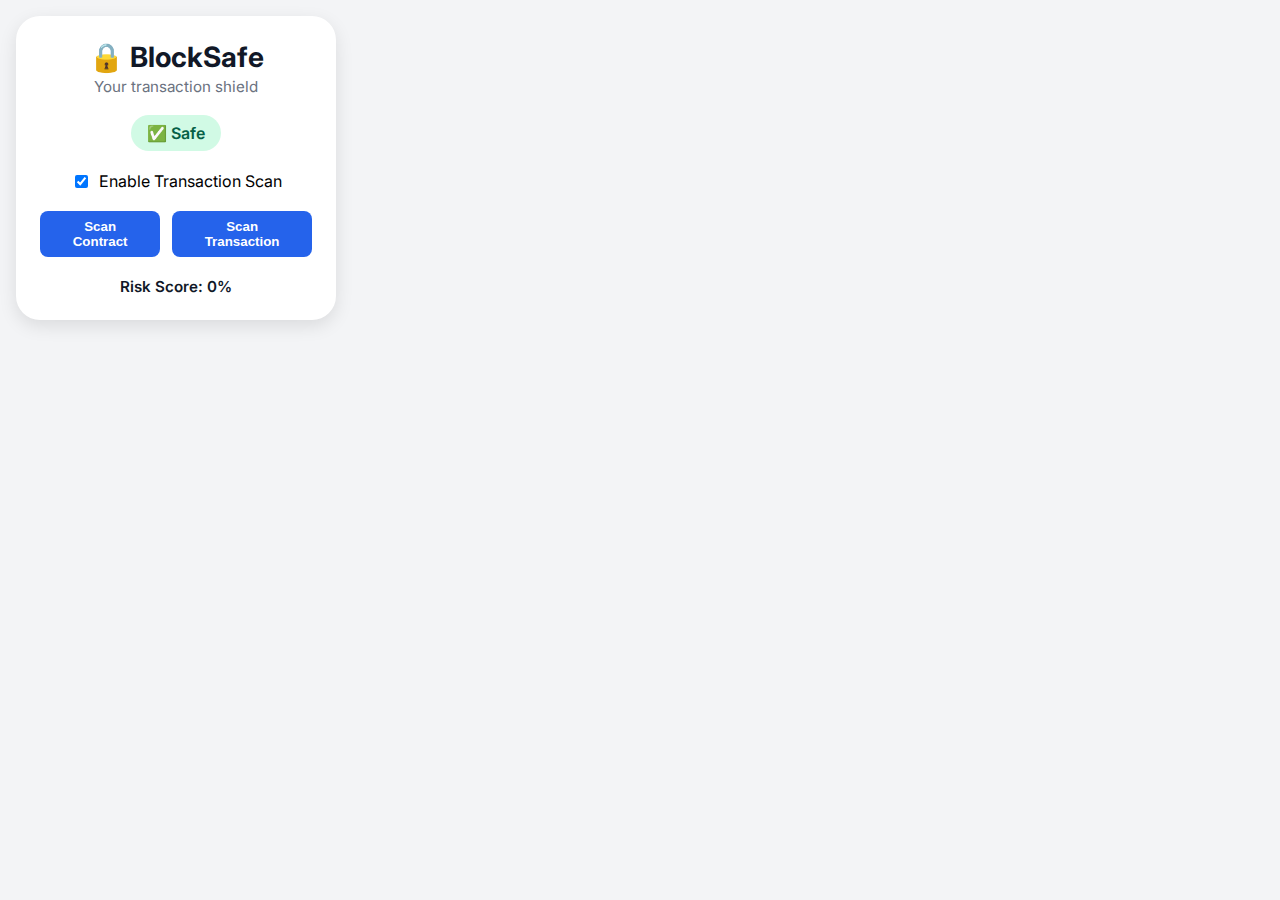
<file: BS/popup.html>
<!DOCTYPE html>
<html lang="en">
<head>
  <meta charset="UTF-8" />
  <meta name="viewport" content="width=device-width, initial-scale=1.0"/>
  <title>BlockSafe</title>
  <link href="https://fonts.googleapis.com/css2?family=Inter:wght@400;600;700&display=swap" rel="stylesheet">
  <style>
    body {
      font-family: 'Inter', sans-serif;
      background-color: #f3f4f6;
      margin: 0;
      padding: 1rem;
      width: 320px;
    }

    .card {
      background: white;
      border-radius: 1.5rem;
      box-shadow: 0 6px 18px rgba(0,0,0,0.1);
      padding: 1.5rem;
      text-align: center;
    }

    .logo {
      font-size: 1.75rem;
      font-weight: 700;
      color: #111827;
      margin-bottom: 0.2rem;
    }

    .subtitle {
      font-size: 0.95rem;
      color: #6b7280;
      margin-bottom: 1.2rem;
    }

    .status {
      background-color: #d1fae5;
      color: #065f46;
      padding: 0.5rem 1rem;
      border-radius: 9999px;
      font-weight: 600;
      display: inline-block;
      margin-bottom: 1.25rem;
      transition: background-color 0.3s ease, color 0.3s ease;
    }

    .checkbox {
      display: flex;
      align-items: center;
      justify-content: center;
      gap: 0.5rem;
      margin-bottom: 1.25rem;
    }

    .btn-group {
      display: flex;
      justify-content: center;
      gap: 0.75rem;
      margin-bottom: 1.25rem;
    }

    button {
      background-color: #2563eb;
      color: white;
      padding: 0.5rem 1rem;
      border: none;
      border-radius: 0.5rem;
      font-weight: 600;
      cursor: pointer;
      transition: background 0.3s ease;
    }

    button:hover {
      background-color: #1d4ed8;
    }

    .risk {
      font-weight: 600;
      color: #111827;
      font-size: 0.95rem;
    }

    .disabled {
      background-color: #e5e7eb !important;
      color: #9ca3af !important;
      cursor: not-allowed !important;
    }
  </style>
</head>
<body>
  <div class="card">
    <div class="logo">🔒 BlockSafe</div>
    <div class="subtitle">Your transaction shield</div>
    <div id="status" class="status">✅ Safe</div>

    <div class="checkbox">
      <input type="checkbox" id="enable-scan" checked />
      <label for="enable-scan">Enable Transaction Scan</label>
    </div>

    <div class="btn-group">
      <button id="scan-contract">Scan Contract</button>
      <button id="scan-transaction">Scan Transaction</button>
    </div>

    <div class="risk">Risk Score: <span id="risk">0%</span></div>
  </div>

  <script>
    const enableScan = document.getElementById("enable-scan");
    const scanContractBtn = document.getElementById("scan-contract");
    const scanTransactionBtn = document.getElementById("scan-transaction");
    const riskSpan = document.getElementById("risk");
    const status = document.getElementById("status");

    function simulateScan(type) {
      if (!enableScan.checked) {
        alert("Transaction scanning is disabled!");
        return;
      }

      // Fake risk score between 0 and 100
      const riskScore = Math.floor(Math.random() * 100);
      riskSpan.textContent = `${riskScore}%`;

      if (riskScore > 70) {
        status.textContent = "🚨 Risky";
        status.style.backgroundColor = "#fee2e2";
        status.style.color = "#991b1b";
      } else if (riskScore > 30) {
        status.textContent = "⚠️ Moderate";
        status.style.backgroundColor = "#fef9c3";
        status.style.color = "#92400e";
      } else {
        status.textContent = "✅ Safe";
        status.style.backgroundColor = "#d1fae5";
        status.style.color = "#065f46";
      }
    }

    scanContractBtn.addEventListener("click", () => simulateScan("contract"));
    scanTransactionBtn.addEventListener("click", () => simulateScan("transaction"));

    enableScan.addEventListener("change", () => {
      const isChecked = enableScan.checked;
      [scanContractBtn, scanTransactionBtn].forEach(btn => {
        btn.disabled = !isChecked;
        btn.classList.toggle("disabled", !isChecked);
      });
    });
  </script>
</body>
</html>
</file>
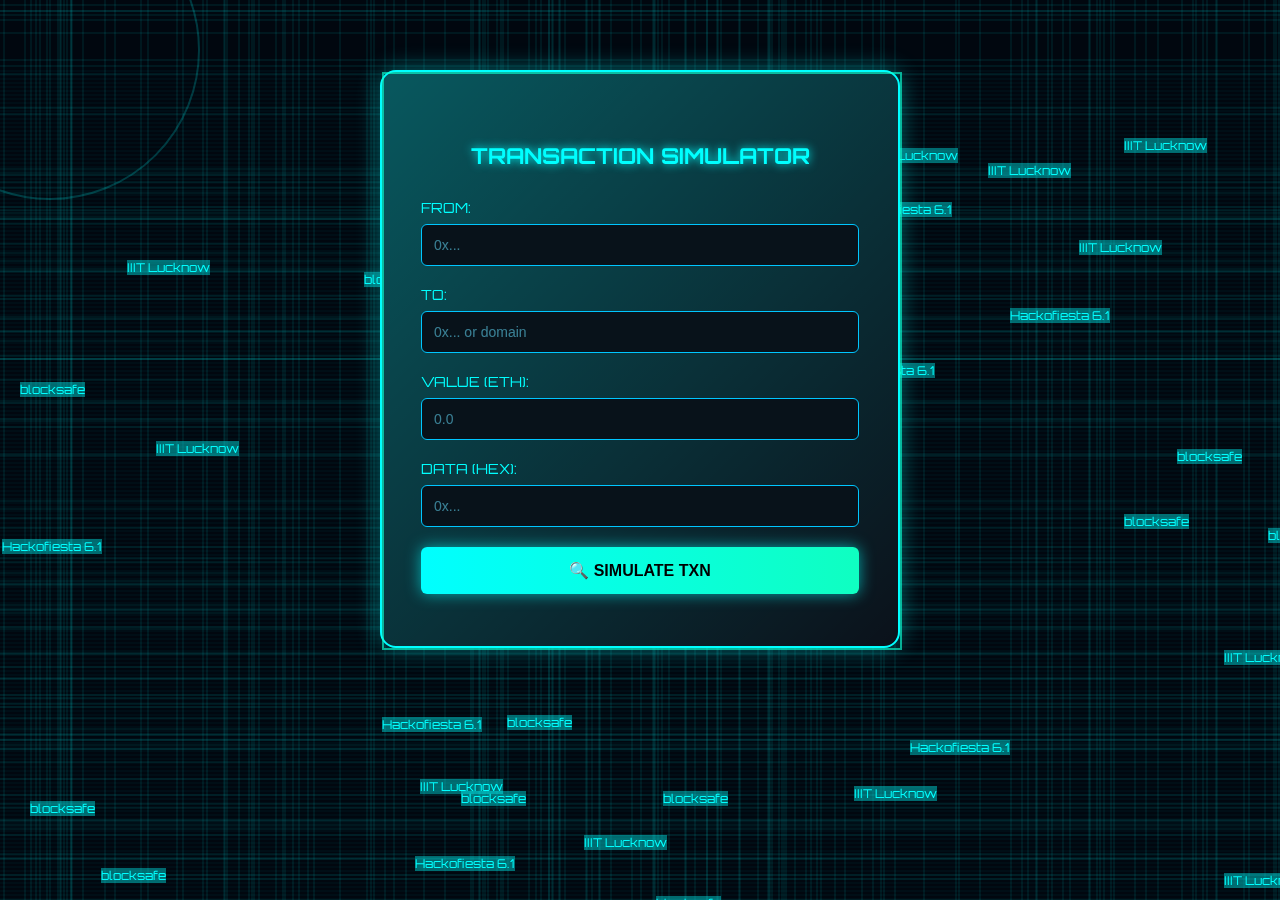
<file: BS/transaction.html>
<!DOCTYPE html>
<html lang="en">
<head>
  <meta charset="UTF-8" />
  <meta name="viewport" content="width=device-width, initial-scale=1.0" />
  <title>Transaction Simulator</title>
  <link href="https://fonts.googleapis.com/css2?family=Orbitron:wght@600&display=swap" rel="stylesheet">
  <style>
    * { box-sizing: border-box; }
    body {
      margin: 0;
      overflow: hidden;
      font-family: 'Orbitron', sans-serif;
      color: #00ffff;
      background-color: #01070f;
    }

    .lines-background {
      position: fixed;
      top: 0;
      left: 0;
      width: 100vw;
      height: 100vh;
      z-index: 0;
      overflow: hidden;
      pointer-events: none;
    }

    .line, .data-stream {
      position: absolute;
      width: 2px;
      height: 100vh;
      background-color: rgba(0, 255, 255, 0.07);
      animation: moveLine 10s linear infinite;
    }

    .line.horizontal {
      width: 100vw;
      height: 2px;
      animation: moveLineHorizontal 10s linear infinite;
    }

    .data-stream {
      background-color: rgba(0, 255, 255, 0.4);
      width: auto;
      height: auto;
      color: #0ff;
      font-size: 12px;
      white-space: nowrap;
      animation: scrollData 6s linear infinite;
    }

    @keyframes moveLine {
      0% { transform: translateY(-100%); }
      100% { transform: translateY(100%); }
    }

    @keyframes moveLineHorizontal {
      0% { transform: translateX(-100%); }
      100% { transform: translateX(100%); }
    }

    @keyframes scrollData {
      0% { transform: translateY(-100%); opacity: 1; }
      100% { transform: translateY(100%); opacity: 0; }
    }

    .scanlines {
      position: fixed;
      width: 100%;
      height: 100%;
      background: repeating-linear-gradient(
        to bottom,
        rgba(0, 255, 255, 0.03),
        rgba(0, 255, 255, 0.03) 2px,
        transparent 2px,
        transparent 4px
      );
      z-index: 1;
      pointer-events: none;
    }

    .glitch-border {
      position: absolute;
      top: 0;
      left: 0;
      width: 100%;
      height: 100%;
      pointer-events: none;
    }

    .glitch-border::before,
    .glitch-border::after {
      content: "";
      position: absolute;
      width: 100%;
      height: 100%;
      border: 2px solid #00ffff55;
      animation: glitch 0.8s infinite;
    }

    .glitch-border::after {
      border-color: #0fffc177;
      animation-delay: 0.2s;
    }

    @keyframes glitch {
      0% { transform: translate(0, 0); }
      25% { transform: translate(1px, -1px); }
      50% { transform: translate(-1px, 1px); }
      75% { transform: translate(1px, 1px); }
      100% { transform: translate(0, 0); }
    }

    .holo-ring {
      position: absolute;
      width: 300px;
      height: 300px;
      border-radius: 50%;
      border: 2px solid rgba(0, 255, 255, 0.2);
      animation: rotateRing 10s linear infinite;
      top: -100px;
      left: -100px;
      z-index: 1;
    }

    @keyframes rotateRing {
      0% { transform: rotate(0deg); }
      100% { transform: rotate(360deg); }
    }

    .simulator {
  position: relative;
  z-index: 2;
  background-color: #0b111a;
  border-radius: 16px;
  padding: 52px 39px; /* increased padding by 30% */
  width: 520px;        /* 400px → 400 + 30% = 520px */
  box-shadow: 0 0 25px rgba(0, 255, 255, 0.4);
  border: 2px solid #00ffff;
  backdrop-filter: blur(6px);
  margin: 70px auto;   /* pulled up a bit so it’s still centered */
}


    .simulator::before {
      content: "";
      position: absolute;
      top: -2px;
      left: -2px;
      right: -2px;
      bottom: -2px;
      border-radius: 20px;
      background: linear-gradient(135deg, rgba(0,255,255,0.3), transparent);
      z-index: -1;
    }

    .simulator h2 {
      text-align: center;
      font-size: 22px;
      margin-bottom: 30px;
      color: #00ffff;
      text-shadow: 0 0 10px #00ffff;
      animation: flicker 1.5s infinite;
    }

    @keyframes flicker {
      0%, 100% { opacity: 1; }
      50% { opacity: 0.7; }
      80% { opacity: 0.4; }
    }

    .simulator label {
      display: block;
      margin-bottom: 8px;
      font-size: 14px;
    }

    .simulator input {
      width: 100%;
      padding: 12px;
      margin-bottom: 20px;
      background-color: #08121a;
      border: 1px solid #00c6ff;
      border-radius: 6px;
      color: #00ffff;
      font-size: 14px;
      outline: none;
      transition: 0.3s ease;
    }

    .simulator input::placeholder {
      color: #66e0ff88;
    }

    .simulator input:focus {
      box-shadow: 0 0 8px #00ffffaa;
      border-color: #00ffff;
    }

    .simulate-btn {
      width: 100%;
      padding: 14px;
      background: linear-gradient(90deg, #00ffff, #0fffc1);
      border: none;
      border-radius: 6px;
      color: #000;
      font-size: 16px;
      font-weight: bold;
      cursor: pointer;
      box-shadow: 0 0 15px rgba(0, 255, 255, 0.6);
      transition: transform 0.2s ease, box-shadow 0.3s ease;
    }

    .simulate-btn:hover {
      transform: translateY(-2px);
      box-shadow: 0 0 25px rgba(0, 255, 255, 0.9);
    }
  </style>
</head>
<body>
  <div class="lines-background"></div>
  <div class="scanlines"></div>
  <div class="holo-ring"></div>
  <div class="simulator">
    <div class="glitch-border"></div>
    <h2>TRANSACTION SIMULATOR</h2>

    <label for="from">FROM:</label>
    <input type="text" id="from" placeholder="0x...">

    <label for="to">TO:</label>
    <input type="text" id="to" placeholder="0x... or domain">

    <label for="value">VALUE (ETH):</label>
    <input type="text" id="value" placeholder="0.0">

    <label for="data">DATA (HEX):</label>
    <input type="text" id="data" placeholder="0x...">

    <button class="simulate-btn">🔍 SIMULATE TXN</button>
  </div>

  <script>
    const background = document.querySelector('.lines-background');
    const floatTexts = ["blocksafe", "IIIT Lucknow", "Hackofiesta 6.1"];
  
    for (let i = 0; i < 150; i++) {
      const line = document.createElement('div');
      line.classList.add('line');
      line.style.left = `${Math.random() * 100}vw`;
      line.style.animationDuration = `${5 + Math.random() * 10}s`;
      background.appendChild(line);
    }
  
    for (let i = 0; i < 100; i++) {
      const hline = document.createElement('div');
      hline.classList.add('line', 'horizontal');
      hline.style.top = `${Math.random() * 100}vh`;
      hline.style.animationDuration = `${5 + Math.random() * 10}s`;
      background.appendChild(hline);
    }
  
    for (let i = 0; i < 40; i++) {
      const stream = document.createElement('div');
      stream.classList.add('data-stream');
      stream.innerText = floatTexts[i % floatTexts.length]; // alternate between the 3 texts
      stream.style.left = `${Math.random() * 100}vw`;
      stream.style.top = `${Math.random() * 100}vh`;
      stream.style.animationDuration = `${3 + Math.random() * 6}s`;
      background.appendChild(stream);
    }
  </script>
  
  
  
</body>
</html>
</file>
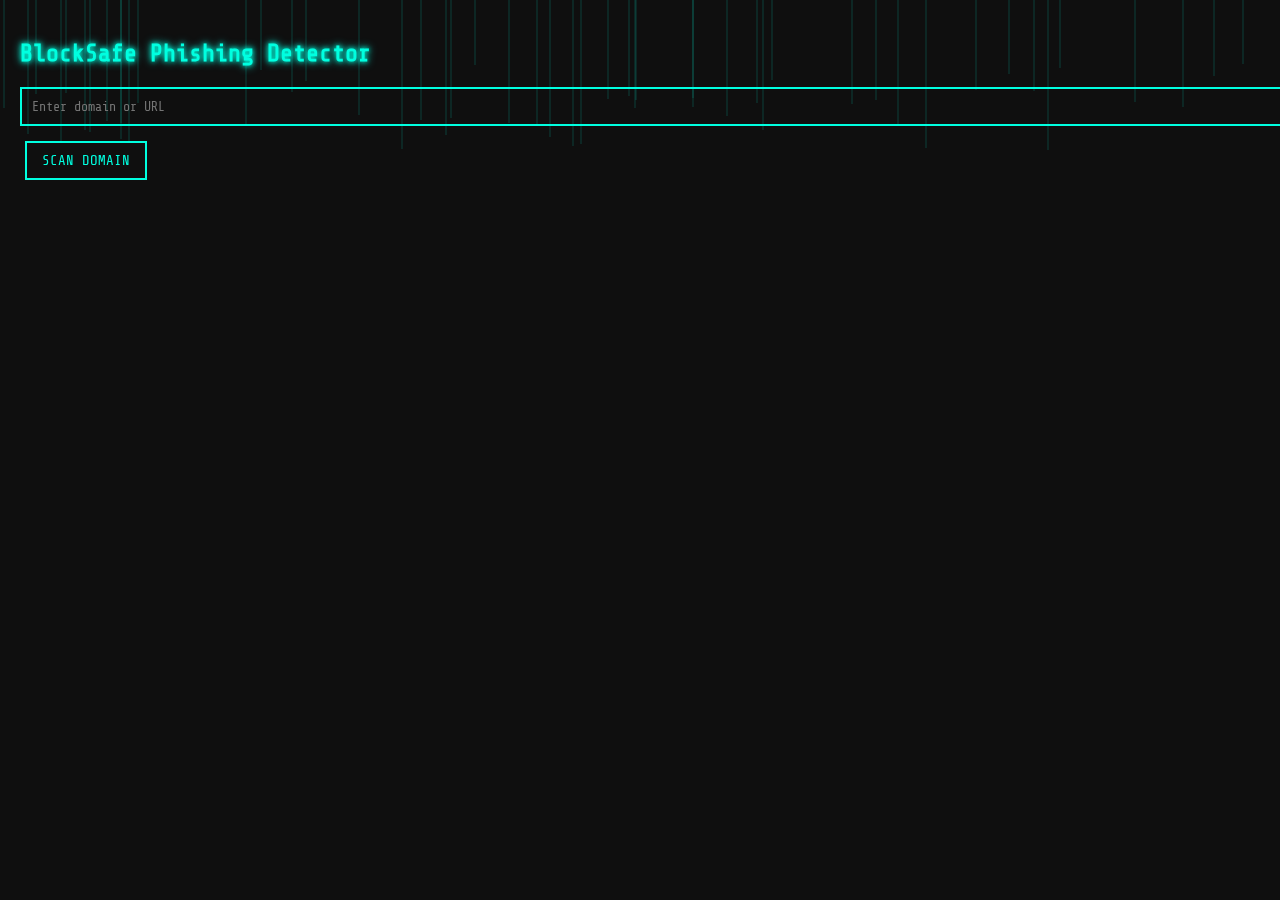
<file: BS/wallet.html>
<!DOCTYPE html>
<html lang="en">
<head>
  <meta charset="UTF-8">
  <title>BlockSafe Phishing Detector</title>
  <link href="https://fonts.googleapis.com/css2?family=Share+Tech+Mono&display=swap" rel="stylesheet">
  <style>
    body {
      background-color: #0f0f0f;
      color: #00ffe0;
      font-family: 'Share Tech Mono', monospace;
      overflow: hidden;
      margin: 0;
      padding: 20px;
      position: relative;
    }

    h2, p {
      text-shadow: 0 0 5px #00ffe0, 0 0 10px #00ffe0;
    }

    .result {
      border: 2px solid #00ffe0;
      border-radius: 8px;
      padding: 20px;
      margin-top: 20px;
      background: rgba(0, 0, 0, 0.6);
      box-shadow: 0 0 15px rgba(0, 255, 224, 0.3);
    }

    .primary-button, .danger-button {
      background: transparent;
      color: #00ffe0;
      border: 2px solid #00ffe0;
      padding: 10px 15px;
      font-size: 14px;
      margin: 5px;
      cursor: pointer;
      transition: 0.3s;
      text-transform: uppercase;
    }

    .primary-button:hover, .danger-button:hover {
      background: #00ffe0;
      color: #000;
    }

    .hidden {
      display: none;
    }

    .glitch {
      position: relative;
      color: #00ffe0;
      font-weight: bold;
      animation: glitch 1s infinite;
    }

    @keyframes glitch {
      0% { text-shadow: 2px 2px #ff00c8, -2px -2px #00ffe0; }
      20% { text-shadow: -2px 0 #ff00c8, 2px 2px #00ffe0; }
      40% { text-shadow: 2px -2px #ff00c8, -2px 2px #00ffe0; }
      60% { text-shadow: -2px -2px #ff00c8, 2px 0 #00ffe0; }
      80% { text-shadow: 0 2px #ff00c8, 0 -2px #00ffe0; }
      100% { text-shadow: 2px 2px #ff00c8, -2px -2px #00ffe0; }
    }

    #background-lines {
      position: fixed;
      top: 0; left: 0;
      width: 100%;
      height: 100%;
      z-index: -1;
      overflow: hidden;
    }

    .line {
      position: absolute;
      width: 2px;
      background: #00ffe0;
      opacity: 0.1;
      animation: floatDown linear infinite;
    }

    @keyframes floatDown {
      0% { transform: translateY(-150%); }
      100% { transform: translateY(150%); }
    }

    input, button {
      font-family: inherit;
    }

    input {
      padding: 10px;
      background: transparent;
      border: 2px solid #00ffe0;
      color: #00ffe0;
      width: 100%;
      margin-bottom: 10px;
    }
  </style>
</head>
<body>
  <div id="background-lines"></div>
  <h2 class="glitch">BlockSafe Phishing Detector</h2>
  <input type="text" id="domainInput" placeholder="Enter domain or URL" />
  <button id="scanDomainBtn" class="primary-button">Scan Domain</button>
  <div id="loading" class="hidden">🔍 Scanning...</div>
  <div id="domainResult"></div>

  <script>
    const popularDomains = [
      { name: "metamask.io", keywords: ["metamask"] },
      { name: "uniswap.org", keywords: ["uniswap"] },
      { name: "opensea.io", keywords: ["opensea"] },
      { name: "phantom.app", keywords: ["phantom"] },
      { name: "walletconnect.com", keywords: ["wallet", "connect"] },
      { name: "trustwallet.com", keywords: ["trust", "wallet"] }
    ];

    const localPhishingDomains = [
      "metamask1.io",
      "metamask-io.com",
      "phantom-app.net",
      "unlswap.org",
      "uniswap-exchange.org",
      "opensea-io.com",
      "pancakeswapp.finance",
      "wallletconnect.com",
      "trustwallet-app.com",
      "binance-us.net",
      "coinbase-wallet.io"
    ];

    const suspiciousPatterns = [
      "meta-mask",
      "wallet-connect",
      "phantom-wallet",
      "trust-wallet"
    ];

    let domainInput, scanDomainBtn, domainResult, loadingElement, currentUrl = '';

    document.addEventListener('DOMContentLoaded', () => {
      domainInput = document.getElementById('domainInput');
      scanDomainBtn = document.getElementById('scanDomainBtn');
      domainResult = document.getElementById('domainResult');
      loadingElement = document.getElementById('loading');

      scanDomainBtn.addEventListener('click', handleScanButtonClick);

      // Background animation
      const bg = document.getElementById('background-lines');
      for (let i = 0; i < 50; i++) {
        const line = document.createElement('div');
        line.classList.add('line');
        line.style.left = `${Math.random() * 100}%`;
        line.style.animationDuration = `${5 + Math.random() * 5}s`;
        line.style.height = `${50 + Math.random() * 100}px`;
        bg.appendChild(line);
      }
    });

    async function handleScanButtonClick() {
      const input = domainInput.value.trim();
      if (!input) {
        alert('Please enter a domain or URL');
        return;
      }

      currentUrl = normalizeUrl(input);
      showLoading();

      try {
        const result = await checkDomainRisk(input);
        showResult(result);
      } catch (err) {
        console.error(err);
        domainResult.innerHTML = '<div class="error">❌ Scan failed. Check console</div>';
        hideLoading();
      }
    }

    function normalizeUrl(url) {
      if (!url.startsWith('http://') && !url.startsWith('https://')) {
        return 'https://' + url;
      }
      return url;
    }

    function showLoading() {
      if (loadingElement) loadingElement.classList.remove('hidden');
      domainResult.innerHTML = '';
    }

    function hideLoading() {
      if (loadingElement) loadingElement.classList.add('hidden');
    }

    function extractDomain(input) {
      return input.toLowerCase()
        .replace(/^https?:\/\/(www\.)?/, '')
        .split(/[/?#:]/)[0]
        .trim();
    }

    function checkWithLocalMethods(hostname) {
      const normalized = hostname.replace(/^www\./, '').toLowerCase();

      if (localPhishingDomains.includes(normalized)) {
        return {
          isPhishing: true,
          reason: 'known_phishing',
          details: 'This domain is in our database of known phishing sites.'
        };
      }

      for (const pattern of suspiciousPatterns) {
        if (normalized.includes(pattern)) {
          return {
            isPhishing: true,
            reason: 'suspicious_pattern',
            details: `Suspicious pattern detected: "${pattern}"`
          };
        }
      }

      for (const domain of popularDomains) {
        if (normalized === domain.name) continue;

        for (const keyword of domain.keywords) {
          if (normalized.includes(keyword) && normalized !== domain.name) {
            return {
              isPhishing: true,
              reason: 'typosquatting',
              details: `This domain appears to mimic ${domain.name}`,
              legitimateDomain: domain.name
            };
          }
        }
      }

      return { isPhishing: false, reason: null, details: null };
    }

    async function fetchPhishingDomains() {
      const proxyUrl = "https://api.allorigins.win/raw?url=";
      const targetUrl = "https://raw.githubusercontent.com/scamsniffer/blocklist/main/domains/blacklist.json";

      try {
        const response = await fetch(proxyUrl + encodeURIComponent(targetUrl));
        const domains = await response.json();
        return domains.map(d => d.toLowerCase().trim());
      } catch (err) {
        console.error('Blocklist fetch failed:', err);
        return localPhishingDomains;
      }
    }

    async function checkDomainRisk(domainInput) {
      const formatted = extractDomain(domainInput);
      const localResult = checkWithLocalMethods(formatted);
      if (localResult.isPhishing) {
        return {
          ...localResult,
          source: 'local_database',
          legitimateDomain: localResult.legitimateDomain || null
        };
      }

      try {
        const domainList = await fetchPhishingDomains();
        const isMalicious = domainList.some(domain =>
          formatted === domain || formatted.endsWith(`.${domain}`)
        );

        if (isMalicious) {
          return {
            isPhishing: true,
            reason: 'external_blocklist',
            details: 'This domain is on an external phishing blocklist.',
            source: 'external_blocklist'
          };
        }
      } catch {}

      return {
        isPhishing: false,
        details: 'This website appears to be safe based on our checks',
        source: 'all_checks'
      };
    }

    function showResult(data) {
      hideLoading();

      if (data.error) {
        domainResult.innerHTML = `<div class="result warning"><h2>Error</h2><p>${data.error}</p></div>`;
        return;
      }

      if (data.isPhishing) {
        domainResult.innerHTML = `
          <div class="result danger">
            <h2 class="glitch">⚠️ Warning: Dangerous Website</h2>
            <p>This site might be trying to steal your crypto.</p>
            <p><strong>URL:</strong> ${currentUrl}</p>
            <p><strong>Reason:</strong> ${data.details}</p>
            ${data.legitimateDomain ? `<p><strong>Did you mean:</strong> <a href="https://${data.legitimateDomain}" target="_blank">${data.legitimateDomain}</a>?</p>` : ''}
            <div class="result-actions">
              <button id="proceedButton" class="danger-button">Proceed Anyway</button>
              <button id="blockButton" class="primary-button">Block Site</button>
            </div>
          </div>
        `;

        document.getElementById('proceedButton').onclick = () => {
          if (confirm("This site may be unsafe. Continue?")) {
            window.open(currentUrl, '_blank');
          }
        };

        document.getElementById('blockButton').onclick = () => {
          alert("Site blocked. You’ll be protected from it.");
        };
        return;
      }

      domainResult.innerHTML = `
        <div class="result safe">
          <h2 class="glitch">✅ Safe Website</h2>
          <p>${data.details}</p>
          <p><strong>URL:</strong> ${currentUrl}</p>
          <p><strong>Source:</strong> ${data.source}</p>
          <a href="${currentUrl}" target="_blank" class="primary-button">Visit Website</a>
        </div>
      `;
    }
  </script>
</body>
</html>
</file>
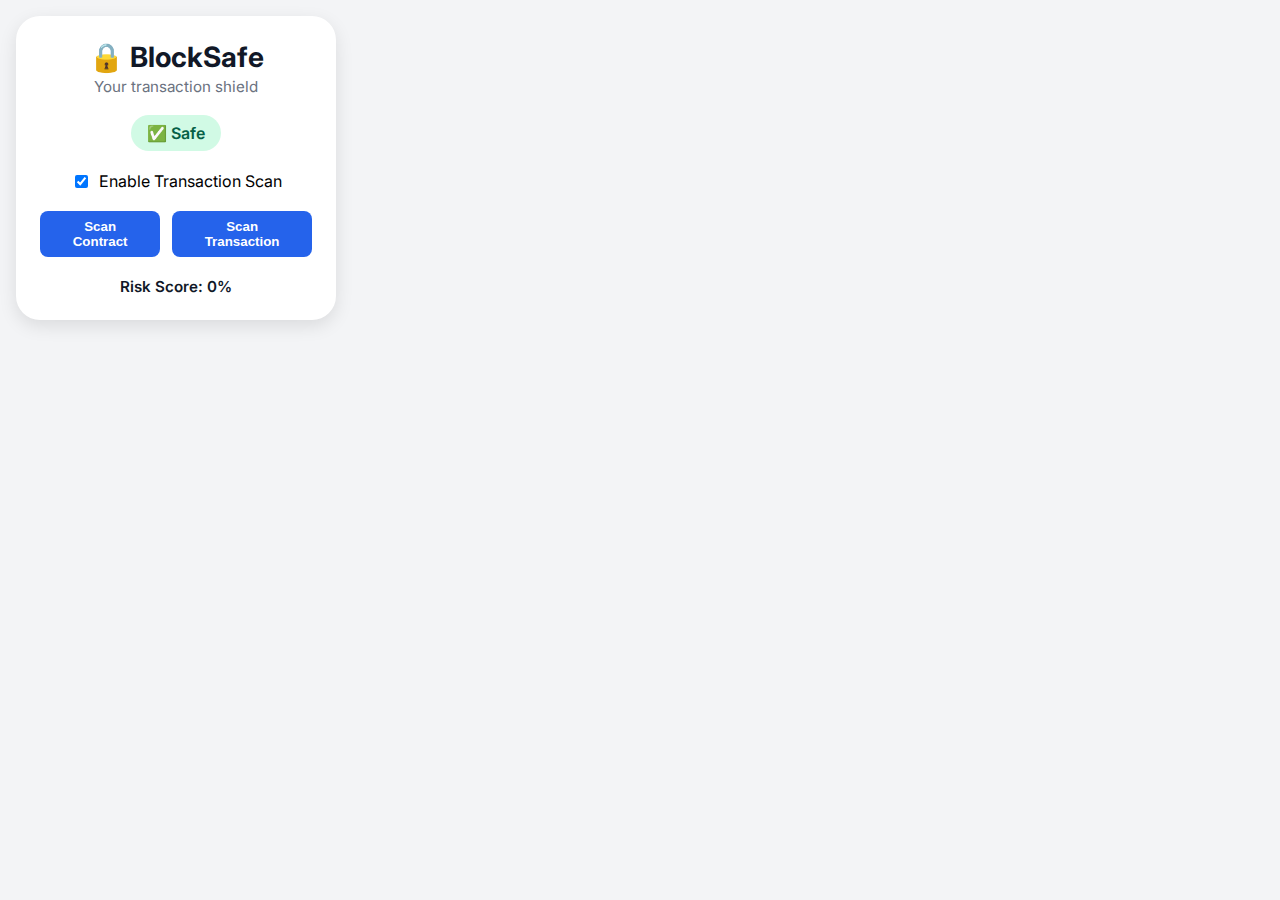
<file: BS/blocksafe-extension/popup.html>
<!DOCTYPE html>
<html lang="en">
<head>
  <meta charset="UTF-8" />
  <meta name="viewport" content="width=device-width, initial-scale=1.0"/>
  <title>BlockSafe</title>
  <link href="https://fonts.googleapis.com/css2?family=Inter:wght@400;600;700&display=swap" rel="stylesheet">
  <style>
    body {
      font-family: 'Inter', sans-serif;
      background-color: #f3f4f6;
      margin: 0;
      padding: 1rem;
      width: 320px;
    }

    .card {
      background: white;
      border-radius: 1.5rem;
      box-shadow: 0 6px 18px rgba(0,0,0,0.1);
      padding: 1.5rem;
      text-align: center;
    }

    .logo {
      font-size: 1.75rem;
      font-weight: 700;
      color: #111827;
      margin-bottom: 0.2rem;
    }

    .subtitle {
      font-size: 0.95rem;
      color: #6b7280;
      margin-bottom: 1.2rem;
    }

    .status {
      background-color: #d1fae5;
      color: #065f46;
      padding: 0.5rem 1rem;
      border-radius: 9999px;
      font-weight: 600;
      display: inline-block;
      margin-bottom: 1.25rem;
      transition: background-color 0.3s ease, color 0.3s ease;
    }

    .checkbox {
      display: flex;
      align-items: center;
      justify-content: center;
      gap: 0.5rem;
      margin-bottom: 1.25rem;
    }

    .btn-group {
      display: flex;
      justify-content: center;
      gap: 0.75rem;
      margin-bottom: 1.25rem;
    }

    button {
      background-color: #2563eb;
      color: white;
      padding: 0.5rem 1rem;
      border: none;
      border-radius: 0.5rem;
      font-weight: 600;
      cursor: pointer;
      transition: background 0.3s ease;
    }

    button:hover {
      background-color: #1d4ed8;
    }

    .risk {
      font-weight: 600;
      color: #111827;
      font-size: 0.95rem;
    }

    .disabled {
      background-color: #e5e7eb !important;
      color: #9ca3af !important;
      cursor: not-allowed !important;
    }
  </style>
</head>
<body>
  <div class="card">
    <div class="logo">🔒 BlockSafe</div>
    <div class="subtitle">Your transaction shield</div>
    <div id="status" class="status">✅ Safe</div>

    <div class="checkbox">
      <input type="checkbox" id="enable-scan" checked />
      <label for="enable-scan">Enable Transaction Scan</label>
    </div>

    <div class="btn-group">
      <button id="scan-contract">Scan Contract</button>
      <button id="scan-transaction">Scan Transaction</button>
    </div>

    <div class="risk">Risk Score: <span id="risk">0%</span></div>
  </div>

  <script>
    const enableScan = document.getElementById("enable-scan");
    const scanContractBtn = document.getElementById("scan-contract");
    const scanTransactionBtn = document.getElementById("scan-transaction");
    const riskSpan = document.getElementById("risk");
    const status = document.getElementById("status");

    function simulateScan(type) {
      if (!enableScan.checked) {
        alert("Transaction scanning is disabled!");
        return;
      }

      const riskScore = Math.floor(Math.random() * 100);
      riskSpan.textContent = `${riskScore}%`;

      if (riskScore > 70) {
        status.textContent = "🚨 Risky";
        status.style.backgroundColor = "#fee2e2";
        status.style.color = "#991b1b";
      } else if (riskScore > 30) {
        status.textContent = "⚠️ Moderate";
        status.style.backgroundColor = "#fef9c3";
        status.style.color = "#92400e";
      } else {
        status.textContent = "✅ Safe";
        status.style.backgroundColor = "#d1fae5";
        status.style.color = "#065f46";
      }
    }

    scanContractBtn.addEventListener("click", () => simulateScan("contract"));
    scanTransactionBtn.addEventListener("click", () => simulateScan("transaction"));

    enableScan.addEventListener("change", () => {
      const isChecked = enableScan.checked;
      [scanContractBtn, scanTransactionBtn].forEach(btn => {
        btn.disabled = !isChecked;
        btn.classList.toggle("disabled", !isChecked);
      });
    });
  </script>
</body>
</html>
</file>
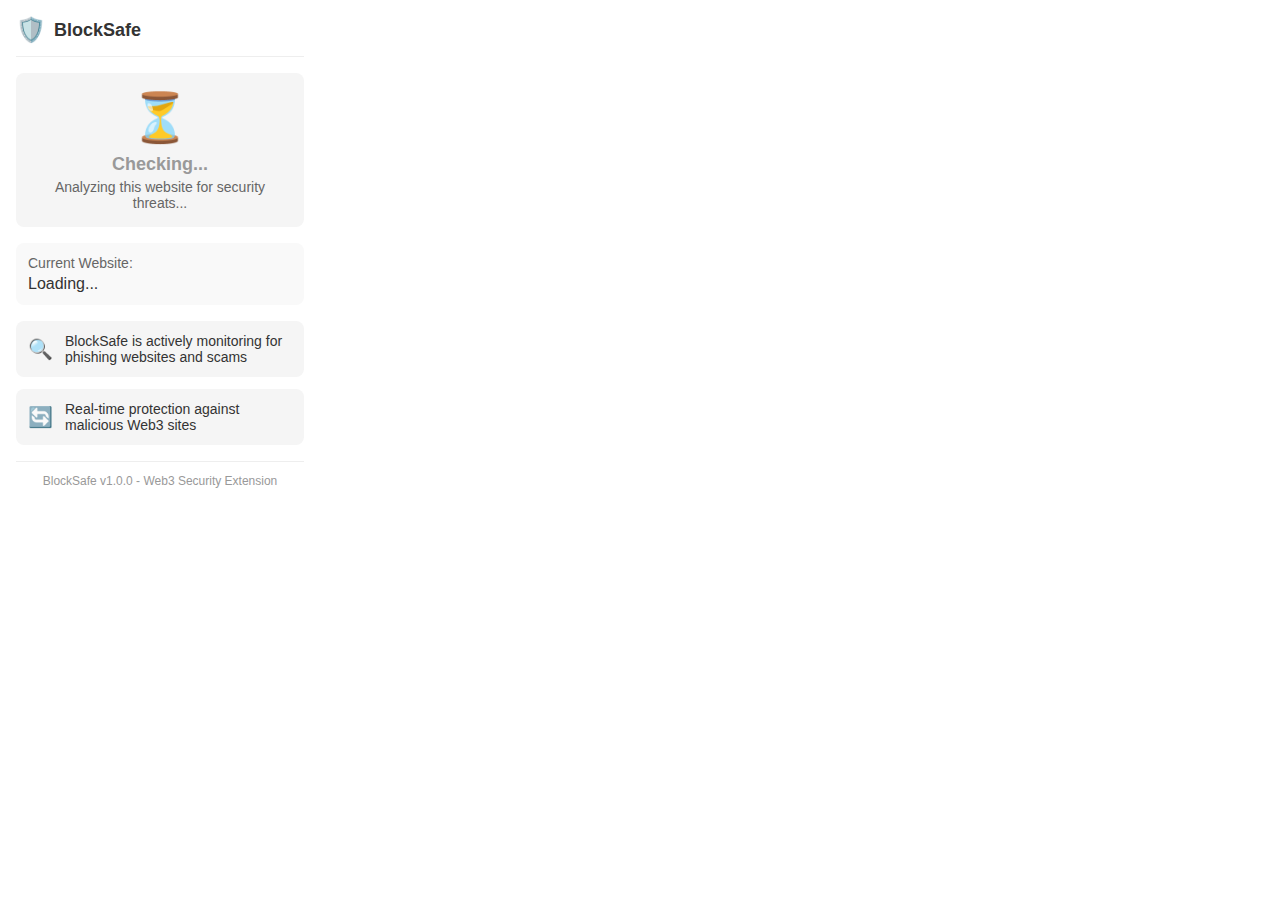
<file: BS/src/popup.html>
<!DOCTYPE html>
<html lang="en">
<head>
    <meta charset="UTF-8">
    <meta name="viewport" content="width=device-width, initial-scale=1.0">
    <title>BlockSafe</title>
    <style>
        body {
            font-family: 'Segoe UI', Tahoma, Geneva, Verdana, sans-serif;
            width: 320px;
            margin: 0;
            padding: 0;
            color: #333;
        }
        .container {
            padding: 16px;
        }
        .header {
            display: flex;
            align-items: center;
            margin-bottom: 16px;
            border-bottom: 1px solid #eee;
            padding-bottom: 12px;
        }
        .logo {
            font-size: 24px;
            margin-right: 8px;
        }
        .title {
            font-size: 18px;
            font-weight: bold;
            flex-grow: 1;
        }
        .status-container {
            background-color: #f5f5f5;
            border-radius: 8px;
            padding: 16px;
            margin-bottom: 16px;
            text-align: center;
        }
        .status-icon {
            font-size: 48px;
            margin-bottom: 8px;
        }
        .status-text {
            font-size: 18px;
            font-weight: bold;
            margin-bottom: 4px;
        }
        .status-description {
            font-size: 14px;
            color: #666;
        }
        .domain-info {
            background-color: #f9f9f9;
            border-radius: 8px;
            padding: 12px;
            margin-bottom: 16px;
        }
        .domain-label {
            font-size: 14px;
            color: #666;
            margin-bottom: 4px;
        }
        .domain-value {
            font-size: 16px;
            word-break: break-all;
        }
        .features {
            display: flex;
            flex-direction: column;
            gap: 12px;
        }
        .feature-item {
            display: flex;
            align-items: center;
            background-color: #f5f5f5;
            border-radius: 8px;
            padding: 12px;
        }
        .feature-icon {
            font-size: 20px;
            margin-right: 12px;
            color: #0066cc;
        }
        .feature-text {
            font-size: 14px;
        }
        .footer {
            font-size: 12px;
            color: #999;
            text-align: center;
            margin-top: 16px;
            padding-top: 12px;
            border-top: 1px solid #eee;
        }
        /* Status-specific styles */
        .status-safe {
            background-color: #e6f7ed;
        }
        .status-safe .status-icon,
        .status-safe .status-text {
            color: #00a651;
        }
        .status-warning {
            background-color: #fff8e6;
        }
        .status-warning .status-icon,
        .status-warning .status-text {
            color: #ffa500;
        }
        .status-danger {
            background-color: #ffebee;
        }
        .status-danger .status-icon,
        .status-danger .status-text {
            color: #ff3b30;
        }
        .status-unknown {
            background-color: #f5f5f5;
        }
        .status-unknown .status-icon,
        .status-unknown .status-text {
            color: #999;
        }
    </style>
</head>
<body>
    <div class="container">
        <div class="header">
            <div class="logo">🛡️</div>
            <div class="title">BlockSafe</div>
        </div>
        
        <div id="status-container" class="status-container status-unknown">
            <div id="status-icon" class="status-icon">⏳</div>
            <div id="status-text" class="status-text">Checking...</div>
            <div id="status-description" class="status-description">Analyzing this website for security threats...</div>
        </div>
        
        <div class="domain-info">
            <div class="domain-label">Current Website:</div>
            <div id="current-domain" class="domain-value">Loading...</div>
        </div>
        
        <div class="features">
            <div class="feature-item">
                <div class="feature-icon">🔍</div>
                <div class="feature-text">BlockSafe is actively monitoring for phishing websites and scams</div>
            </div>
            <div class="feature-item">
                <div class="feature-icon">🔄</div>
                <div class="feature-text">Real-time protection against malicious Web3 sites</div>
            </div>
        </div>
        
        <div class="footer">
            BlockSafe v1.0.0 - Web3 Security Extension
        </div>
    </div>
    
    <script src="popup.js"></script>
</body>
</html>
</file>
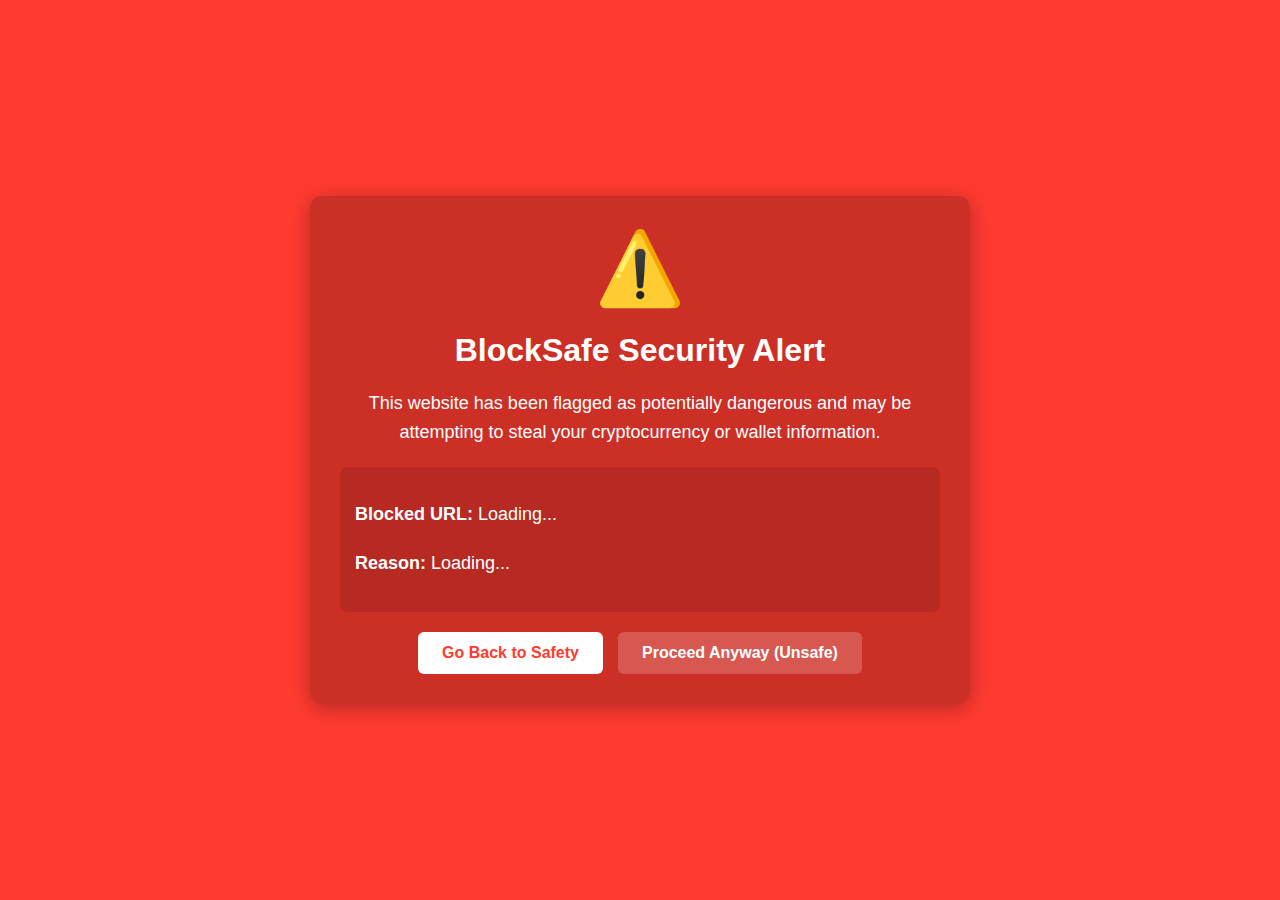
<file: BS/src/warning.html>
<!DOCTYPE html>
<html lang="en">
<head>
    <meta charset="UTF-8">
    <meta name="viewport" content="width=device-width, initial-scale=1.0">
    <title>BlockSafe Security Warning</title>
    <style>
        body {
            font-family: 'Segoe UI', Tahoma, Geneva, Verdana, sans-serif;
            background-color: #ff3b30;
            color: white;
            margin: 0;
            padding: 0;
            display: flex;
            flex-direction: column;
            align-items: center;
            justify-content: center;
            min-height: 100vh;
            text-align: center;
        }
        .warning-container {
            background-color: rgba(0, 0, 0, 0.2);
            border-radius: 12px;
            padding: 30px;
            max-width: 600px;
            box-shadow: 0 4px 20px rgba(0, 0, 0, 0.3);
        }
        .warning-icon {
            font-size: 72px;
            margin-bottom: 20px;
        }
        h1 {
            font-size: 32px;
            margin-bottom: 20px;
        }
        p {
            font-size: 18px;
            line-height: 1.6;
            margin-bottom: 20px;
        }
        .details {
            background-color: rgba(0, 0, 0, 0.1);
            border-radius: 8px;
            padding: 15px;
            margin: 20px 0;
            text-align: left;
        }
        .buttons {
            display: flex;
            justify-content: center;
            gap: 15px;
            margin-top: 20px;
        }
        button {
            background-color: white;
            color: #ff3b30;
            border: none;
            padding: 12px 24px;
            border-radius: 6px;
            font-size: 16px;
            font-weight: bold;
            cursor: pointer;
            transition: all 0.2s;
        }
        button.secondary {
            background-color: rgba(255, 255, 255, 0.2);
            color: white;
        }
        button:hover {
            transform: translateY(-2px);
            box-shadow: 0 4px 8px rgba(0, 0, 0, 0.2);
        }
        .legitimate-link {
            margin-top: 15px;
            font-size: 16px;
        }
        .legitimate-link a {
            color: white;
            text-decoration: underline;
        }
    </style>
</head>
<body>
    <div class="warning-container">
        <div class="warning-icon">⚠️</div>
        <h1>BlockSafe Security Alert</h1>
        <p id="warning-message">This website has been flagged as potentially dangerous and may be attempting to steal your cryptocurrency or wallet information.</p>
        
        <div class="details">
            <p><strong>Blocked URL:</strong> <span id="blocked-url">Loading...</span></p>
            <p><strong>Reason:</strong> <span id="block-reason">Loading...</span></p>
        </div>
        
        <div id="legitimate-suggestion" class="legitimate-link" style="display: none;">
            <p>Did you mean to visit: <a id="legitimate-link" href="#" target="_blank">legitimate-site.com</a>?</p>
        </div>
        
        <div class="buttons">
            <button id="back-button">Go Back to Safety</button>
            <button id="proceed-button" class="secondary">Proceed Anyway (Unsafe)</button>
        </div>
    </div>

    <script>
        document.addEventListener('DOMContentLoaded', function() {
            // Get information about the blocked site
            chrome.runtime.sendMessage({action: 'getLastBlocked'}, function(response) {
                if (response && response.data) {
                    const blockedData = response.data;
                    
                    // Update the UI with details
                    document.getElementById('blocked-url').textContent = blockedData.url;
                    
                    // Set the reason text based on the block reason
                    let reasonText = 'Unknown security risk';
                    switch(blockedData.reason) {
                        case 'known_phishing':
                            reasonText = 'Known phishing website that may steal your crypto assets';
                            break;
                        case 'suspicious_pattern':
                            reasonText = 'Suspicious domain pattern detected';
                            break;
                        case 'typosquatting':
                            reasonText = 'This appears to be a fake website mimicking a legitimate service';
                            
                            // Show the legitimate domain suggestion
                            if (blockedData.legitimateDomain) {
                                document.getElementById('legitimate-suggestion').style.display = 'block';
                                const legitimateLink = document.getElementById('legitimate-link');
                                legitimateLink.textContent = blockedData.legitimateDomain;
                                legitimateLink.href = 'https://' + blockedData.legitimateDomain;
                            }
                            break;
                    }
                    document.getElementById('block-reason').textContent = reasonText;
                }
            });
            
            // Set up button actions
            document.getElementById('back-button').addEventListener('click', function() {
                window.history.back();
            });
            
            document.getElementById('proceed-button').addEventListener('click', function() {
                const confirmProceed = confirm('WARNING: Proceeding to this site may put your crypto assets at risk. Are you absolutely sure you want to continue?');
                if (confirmProceed) {
                    chrome.runtime.sendMessage({action: 'getLastBlocked'}, function(response) {
                        if (response && response.data) {
                            window.location.href = response.data.url;
                        }
                    });
                }
            });
        });
    </script>
</body>
</html>
</file>
